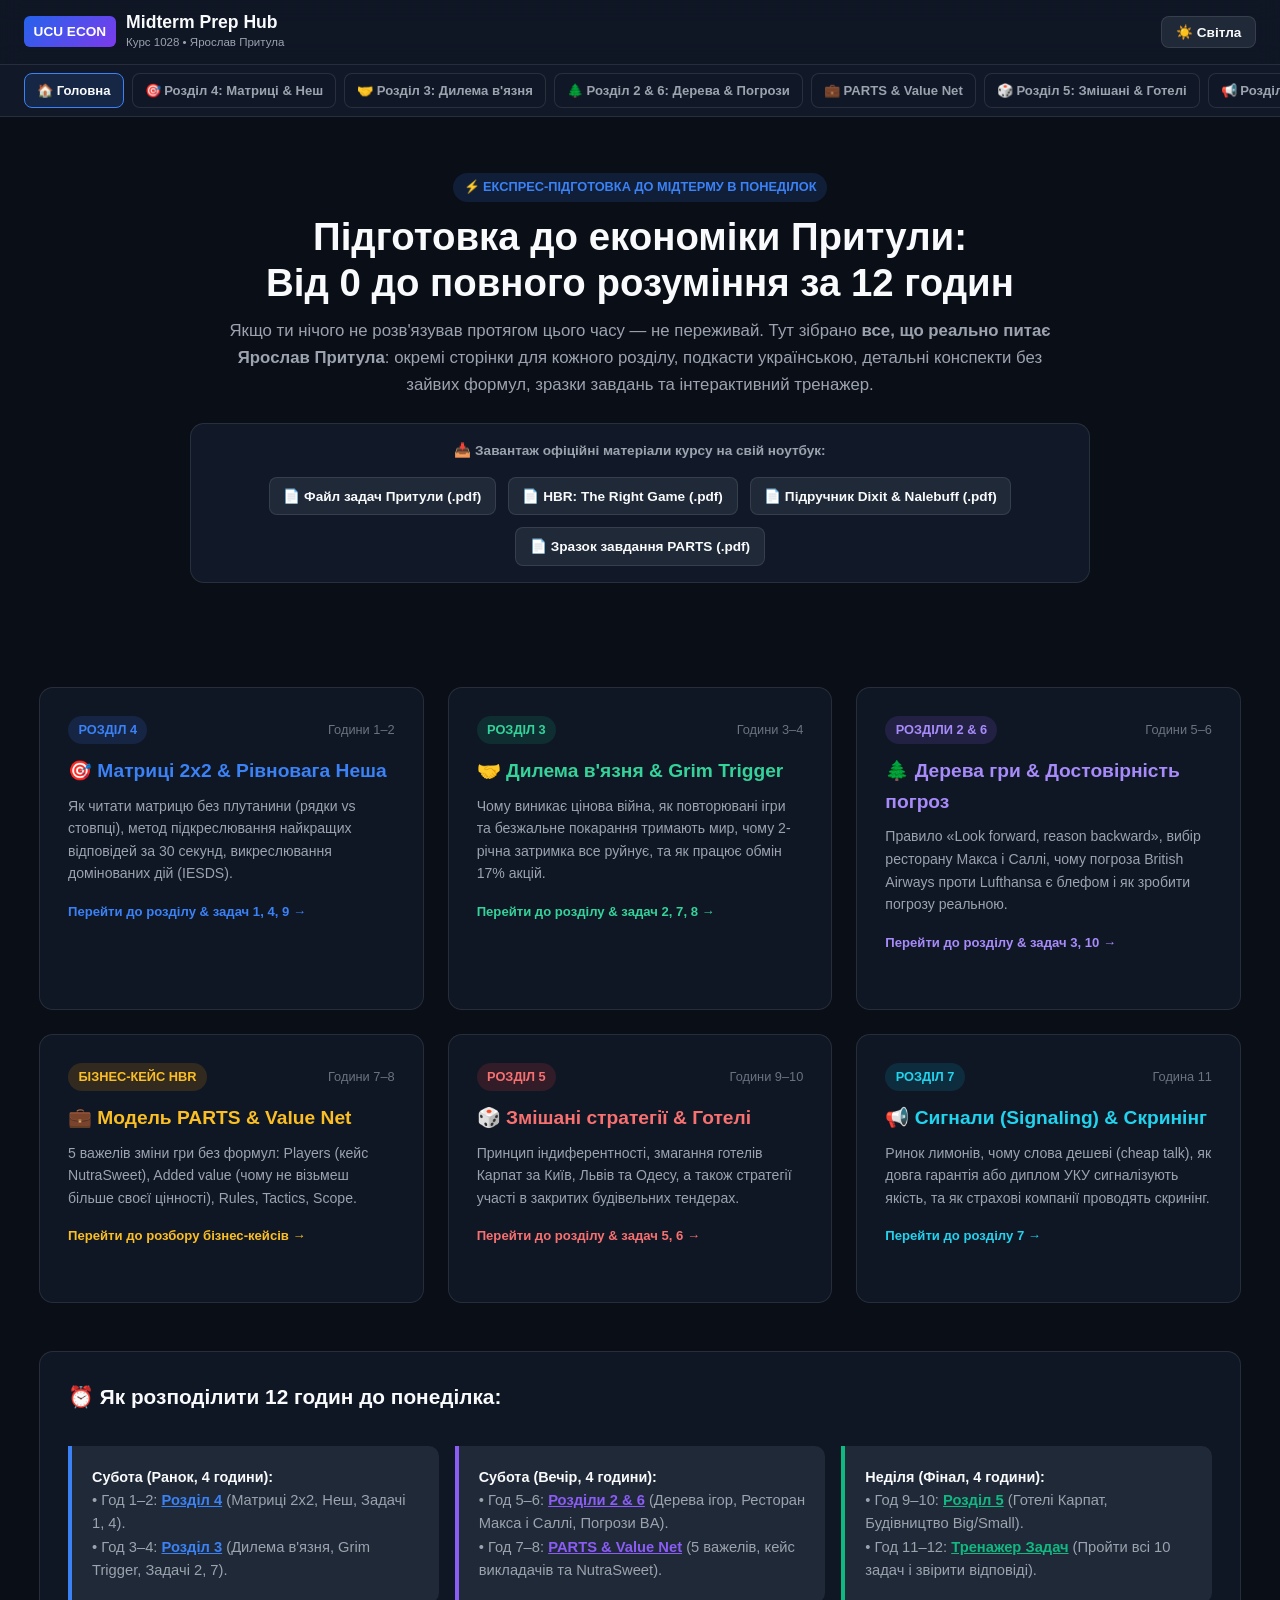
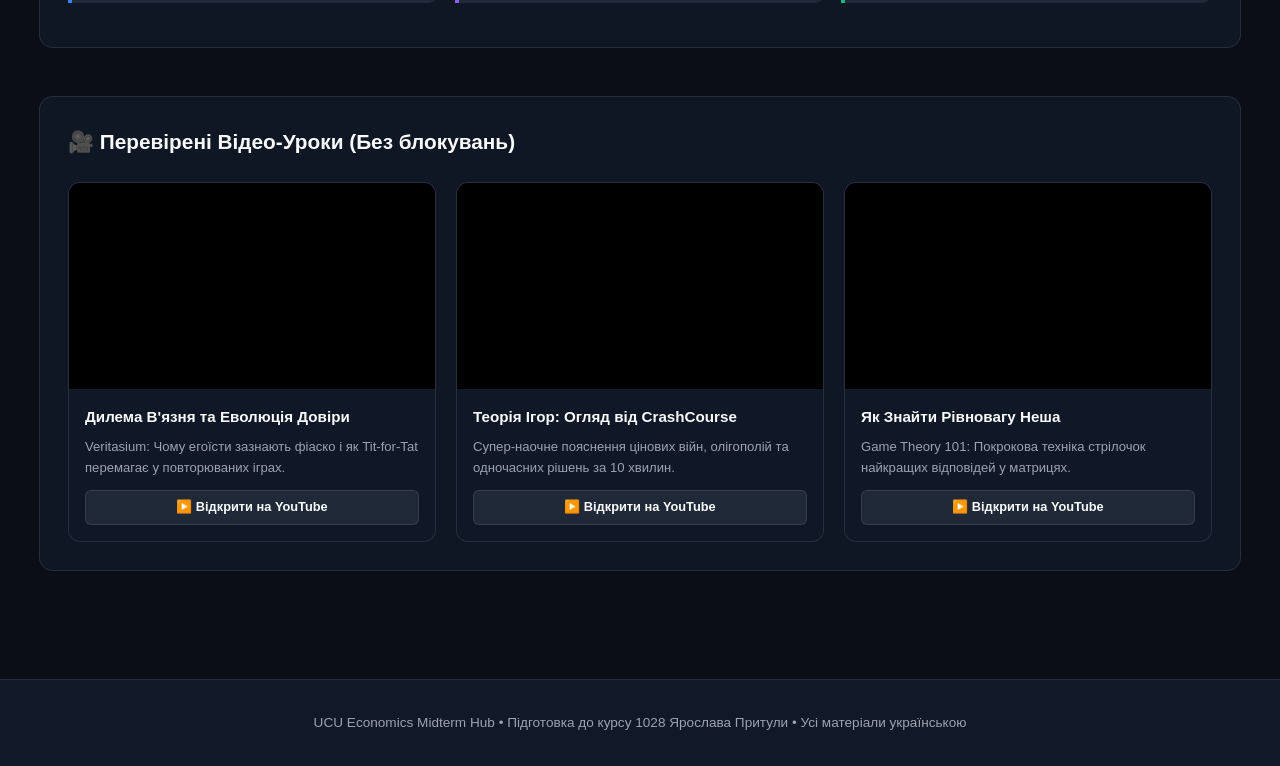
<file: index.html>
<!DOCTYPE html>
<html lang="uk" data-theme="dark">
<head>
  <meta charset="UTF-8">
  <meta name="viewport" content="width=device-width, initial-scale=1.0">
  <title>UCU Economics Midterm Hub — Повна підготовка до мідтерму Притули за 12 годин</title>
  <link rel="stylesheet" href="styles.css">
</head>
<body>
  <!-- Header -->
  <header>
    <div class="header-container">
      <a href="index.html" class="logo-group">
        <div class="logo-badge">UCU ECON</div>
        <div class="logo-text">
          <h1>Midterm Prep Hub</h1>
          <p>Курс 1028 • Ярослав Притула</p>
        </div>
      </a>
      <div style="display:flex; align-items:center; gap:0.75rem;">
        <button id="themeToggleBtn" class="doc-download-btn">☀️ Світла</button>
      </div>
    </div>
  </header>

  <!-- Navigation Bar across Chapters -->
  <nav class="chapter-nav-bar">
    <div class="chapter-nav-container">
      <a href="index.html" class="chapter-link active">🏠 Головна</a>
      <a href="ch4.html" class="chapter-link">🎯 Розділ 4: Матриці & Неш</a>
      <a href="ch3.html" class="chapter-link">🤝 Розділ 3: Дилема в'язня</a>
      <a href="ch2.html" class="chapter-link">🌲 Розділ 2 & 6: Дерева & Погрози</a>
      <a href="parts.html" class="chapter-link">💼 PARTS & Value Net</a>
      <a href="ch5.html" class="chapter-link">🎲 Розділ 5: Змішані & Готелі</a>
      <a href="ch7.html" class="chapter-link">📢 Розділ 7: Сигнали & Скринінг</a>
      <a href="practice.html" class="chapter-link" style="color:var(--accent-amber);">📝 Тренажер Задач</a>
    </div>
  </nav>

  <main class="main-wrapper">
    <!-- Hero Section -->
    <div class="page-header" style="text-align:center; padding:1.5rem 0 2rem;">
      <span class="page-badge">⚡ Експрес-підготовка до мідтерму в понеділок</span>
      <h1 class="page-title" style="font-size:2.4rem;">Підготовка до економіки Притули:<br>Від 0 до повного розуміння за 12 годин</h1>
      <p class="page-desc" style="margin:0 auto 1.5rem;">
        Якщо ти нічого не розв'язував протягом цього часу — не переживай. Тут зібрано <b>все, що реально питає Ярослав Притула</b>: окремі сторінки для кожного розділу, подкасти українською, детальні конспекти без зайвих формул, зразки завдань та інтерактивний тренажер.
      </p>

      <!-- Document Download Bar -->
      <div class="docs-bar" style="justify-content:center; max-width:900px; margin:0 auto 2rem;">
        <span style="font-size:0.85rem; font-weight:700; color:var(--text-muted); width:100%; text-align:center; margin-bottom:0.25rem;">
          📥 Завантаж офіційні матеріали курсу на свій ноутбук:
        </span>
        <a href="docs/Game_theory_problems_week1-2_2026_to-solve.pdf" download class="doc-download-btn">
          📄 Файл задач Притули (.pdf)
        </a>
        <a href="docs/The Right Game_ Use Game Theory to Shape Strategy - HBR.pdf" download class="doc-download-btn">
          📄 HBR: The Right Game (.pdf)
        </a>
        <a href="docs/The Art of Strategy_ Ch2-3.pdf" download class="doc-download-btn">
          📄 Підручник Dixit & Nalebuff (.pdf)
        </a>
        <a href="docs/Additional task.pdf" download class="doc-download-btn">
          📄 Зразок завдання PARTS (.pdf)
        </a>
      </div>
    </div>

    <!-- Chapter Grid (Cards) -->
    <div style="display:grid; grid-template-columns:repeat(auto-fit, minmax(320px, 1fr)); gap:1.5rem; margin-bottom:3rem;">
      <!-- Card 1: Ch 4 -->
      <a href="ch4.html" style="text-decoration:none; color:inherit;">
        <div class="card" style="height:100%; transition:all var(--transition); cursor:pointer;">
          <div style="display:flex; justify-content:space-between; align-items:center; margin-bottom:0.75rem;">
            <span class="page-badge" style="margin-bottom:0;">Розділ 4</span>
            <span style="font-size:0.8rem; color:var(--text-dim);">Години 1–2</span>
          </div>
          <h3 style="font-size:1.2rem; font-weight:700; margin-bottom:0.5rem; color:var(--p1-color);">
            🎯 Матриці 2х2 & Рівновага Неша
          </h3>
          <p style="font-size:0.88rem; color:var(--text-muted); line-height:1.6;">
            Як читати матрицю без плутанини (рядки vs стовпці), метод підкреслювання найкращих відповідей за 30 секунд, викреслювання домінованих дій (IESDS).
          </p>
          <div style="margin-top:1rem; font-size:0.82rem; font-weight:700; color:var(--p1-color);">
            Перейти до розділу & задач 1, 4, 9 →
          </div>
        </div>
      </a>

      <!-- Card 2: Ch 3 -->
      <a href="ch3.html" style="text-decoration:none; color:inherit;">
        <div class="card" style="height:100%; transition:all var(--transition); cursor:pointer;">
          <div style="display:flex; justify-content:space-between; align-items:center; margin-bottom:0.75rem;">
            <span class="page-badge" style="margin-bottom:0; background:rgba(16, 185, 129, 0.15); color:#34d399;">Розділ 3</span>
            <span style="font-size:0.8rem; color:var(--text-dim);">Години 3–4</span>
          </div>
          <h3 style="font-size:1.2rem; font-weight:700; margin-bottom:0.5rem; color:#34d399;">
            🤝 Дилема в'язня & Grim Trigger
          </h3>
          <p style="font-size:0.88rem; color:var(--text-muted); line-height:1.6;">
            Чому виникає цінова війна, як повторювані ігри та безжальне покарання тримають мир, чому 2-річна затримка все руйнує, та як працює обмін 17% акцій.
          </p>
          <div style="margin-top:1rem; font-size:0.82rem; font-weight:700; color:#34d399;">
            Перейти до розділу & задач 2, 7, 8 →
          </div>
        </div>
      </a>

      <!-- Card 3: Ch 2 & 6 -->
      <a href="ch2.html" style="text-decoration:none; color:inherit;">
        <div class="card" style="height:100%; transition:all var(--transition); cursor:pointer;">
          <div style="display:flex; justify-content:space-between; align-items:center; margin-bottom:0.75rem;">
            <span class="page-badge" style="margin-bottom:0; background:rgba(139, 92, 246, 0.15); color:#a78bfa;">Розділи 2 & 6</span>
            <span style="font-size:0.8rem; color:var(--text-dim);">Години 5–6</span>
          </div>
          <h3 style="font-size:1.2rem; font-weight:700; margin-bottom:0.5rem; color:#a78bfa;">
            🌲 Дерева гри & Достовірність погроз
          </h3>
          <p style="font-size:0.88rem; color:var(--text-muted); line-height:1.6;">
            Правило «Look forward, reason backward», вибір ресторану Макса і Саллі, чому погроза British Airways проти Lufthansa є блефом і як зробити погрозу реальною.
          </p>
          <div style="margin-top:1rem; font-size:0.82rem; font-weight:700; color:#a78bfa;">
            Перейти до розділу & задач 3, 10 →
          </div>
        </div>
      </a>

      <!-- Card 4: PARTS -->
      <a href="parts.html" style="text-decoration:none; color:inherit;">
        <div class="card" style="height:100%; transition:all var(--transition); cursor:pointer;">
          <div style="display:flex; justify-content:space-between; align-items:center; margin-bottom:0.75rem;">
            <span class="page-badge" style="margin-bottom:0; background:rgba(245, 158, 11, 0.15); color:#fbbf24;">Бізнес-Кейс HBR</span>
            <span style="font-size:0.8rem; color:var(--text-dim);">Години 7–8</span>
          </div>
          <h3 style="font-size:1.2rem; font-weight:700; margin-bottom:0.5rem; color:#fbbf24;">
            💼 Модель PARTS & Value Net
          </h3>
          <p style="font-size:0.88rem; color:var(--text-muted); line-height:1.6;">
            5 важелів зміни гри без формул: Players (кейс NutraSweet), Added value (чому не візьмеш більше своєї цінності), Rules, Tactics, Scope.
          </p>
          <div style="margin-top:1rem; font-size:0.82rem; font-weight:700; color:#fbbf24;">
            Перейти до розбору бізнес-кейсів →
          </div>
        </div>
      </a>

      <!-- Card 5: Ch 5 -->
      <a href="ch5.html" style="text-decoration:none; color:inherit;">
        <div class="card" style="height:100%; transition:all var(--transition); cursor:pointer;">
          <div style="display:flex; justify-content:space-between; align-items:center; margin-bottom:0.75rem;">
            <span class="page-badge" style="margin-bottom:0; background:rgba(239, 68, 68, 0.15); color:#f87171;">Розділ 5</span>
            <span style="font-size:0.8rem; color:var(--text-dim);">Години 9–10</span>
          </div>
          <h3 style="font-size:1.2rem; font-weight:700; margin-bottom:0.5rem; color:#f87171;">
            🎲 Змішані стратегії & Готелі
          </h3>
          <p style="font-size:0.88rem; color:var(--text-muted); line-height:1.6;">
            Принцип індиферентності, змагання готелів Карпат за Київ, Львів та Одесу, а також стратегії участі в закритих будівельних тендерах.
          </p>
          <div style="margin-top:1rem; font-size:0.82rem; font-weight:700; color:#f87171;">
            Перейти до розділу & задач 5, 6 →
          </div>
        </div>
      </a>

      <!-- Card 6: Ch 7 -->
      <a href="ch7.html" style="text-decoration:none; color:inherit;">
        <div class="card" style="height:100%; transition:all var(--transition); cursor:pointer;">
          <div style="display:flex; justify-content:space-between; align-items:center; margin-bottom:0.75rem;">
            <span class="page-badge" style="margin-bottom:0; background:rgba(6, 182, 212, 0.15); color:#22d3ee;">Розділ 7</span>
            <span style="font-size:0.8rem; color:var(--text-dim);">Година 11</span>
          </div>
          <h3 style="font-size:1.2rem; font-weight:700; margin-bottom:0.5rem; color:#22d3ee;">
            📢 Сигнали (Signaling) & Скринінг
          </h3>
          <p style="font-size:0.88rem; color:var(--text-muted); line-height:1.6;">
            Ринок лимонів, чому слова дешеві (cheap talk), як довга гарантія або диплом УКУ сигналізують якість, та як страхові компанії проводять скринінг.
          </p>
          <div style="margin-top:1rem; font-size:0.82rem; font-weight:700; color:#22d3ee;">
            Перейти до розділу 7 →
          </div>
        </div>
      </a>
    </div>

    <!-- 12-Hour Roadmap Breakdown -->
    <div class="card" style="margin-bottom:3rem;">
      <h2 class="card-title">⏰ Як розподілити 12 годин до понеділка:</h2>
      <div style="display:grid; grid-template-columns:repeat(auto-fit, minmax(280px, 1fr)); gap:1rem; font-size:0.9rem;">
        <div class="plain-concept-box blue">
          <b>Субота (Ранок, 4 години):</b>
          <p>• Год 1–2: <a href="ch4.html" style="color:var(--p1-color); font-weight:700;">Розділ 4</a> (Матриці 2х2, Неш, Задачі 1, 4).<br>• Год 3–4: <a href="ch3.html" style="color:var(--p1-color); font-weight:700;">Розділ 3</a> (Дилема в'язня, Grim Trigger, Задачі 2, 7).</p>
        </div>
        <div class="plain-concept-box purple">
          <b>Субота (Вечір, 4 години):</b>
          <p>• Год 5–6: <a href="ch2.html" style="color:var(--accent-purple); font-weight:700;">Розділи 2 & 6</a> (Дерева ігор, Ресторан Макса і Саллі, Погрози BA).<br>• Год 7–8: <a href="parts.html" style="color:var(--accent-purple); font-weight:700;">PARTS & Value Net</a> (5 важелів, кейс викладачів та NutraSweet).</p>
        </div>
        <div class="plain-concept-box emerald">
          <b>Неділя (Фінал, 4 години):</b>
          <p>• Год 9–10: <a href="ch5.html" style="color:var(--accent-emerald); font-weight:700;">Розділ 5</a> (Готелі Карпат, Будівництво Big/Small).<br>• Год 11–12: <a href="practice.html" style="color:var(--accent-emerald); font-weight:700;">Тренажер Задач</a> (Пройти всі 10 задач і звірити відповіді).</p>
        </div>
      </div>
    </div>

    <!-- Verified Working Videos -->
    <div class="card">
      <h2 class="card-title">🎥 Перевірені Відео-Уроки (Без блокувань)</h2>
      <div class="video-grid">
        <div class="video-card">
          <div class="video-embed-wrapper">
            <iframe src="https://www.youtube.com/embed/mScpHTIi-kM" title="Veritasium Prisoner Dilemma" allow="accelerometer; autoplay; clipboard-write; encrypted-media; gyroscope; picture-in-picture" allowfullscreen></iframe>
          </div>
          <div class="video-card-body">
            <div class="video-card-title">Дилема В'язня та Еволюція Довіри</div>
            <div class="video-card-desc">Veritasium: Чому егоїсти зазнають фіаско і як Tit-for-Tat перемагає у повторюваних іграх.</div>
            <a href="https://www.youtube.com/watch?v=mScpHTIi-kM" target="_blank" class="video-btn">▶️ Відкрити на YouTube</a>
          </div>
        </div>

        <div class="video-card">
          <div class="video-embed-wrapper">
            <iframe src="https://www.youtube.com/embed/3Y1WbVVzh11" title="CrashCourse Game Theory" allow="accelerometer; autoplay; clipboard-write; encrypted-media; gyroscope; picture-in-picture" allowfullscreen></iframe>
          </div>
          <div class="video-card-body">
            <div class="video-card-title">Теорія Ігор: Огляд від CrashCourse</div>
            <div class="video-card-desc">Супер-наочне пояснення цінових війн, олігополій та одночасних рішень за 10 хвилин.</div>
            <a href="https://www.youtube.com/watch?v=3Y1WbVVzh11" target="_blank" class="video-btn">▶️ Відкрити на YouTube</a>
          </div>
        </div>

        <div class="video-card">
          <div class="video-embed-wrapper">
            <iframe src="https://www.youtube.com/embed/0hO2m_e5qgI" title="Game Theory 101 Nash" allow="accelerometer; autoplay; clipboard-write; encrypted-media; gyroscope; picture-in-picture" allowfullscreen></iframe>
          </div>
          <div class="video-card-body">
            <div class="video-card-title">Як Знайти Рівновагу Неша</div>
            <div class="video-card-desc">Game Theory 101: Покрокова техніка стрілочок найкращих відповідей у матрицях.</div>
            <a href="https://www.youtube.com/watch?v=0hO2m_e5qgI" target="_blank" class="video-btn">▶️ Відкрити на YouTube</a>
          </div>
        </div>
      </div>
    </div>
  </main>

  <footer>
    <p>UCU Economics Midterm Hub • Підготовка до курсу 1028 Ярослава Притули • Усі матеріали українською</p>
  </footer>

  <script src="script.js"></script>
</body>
</html>
</file>
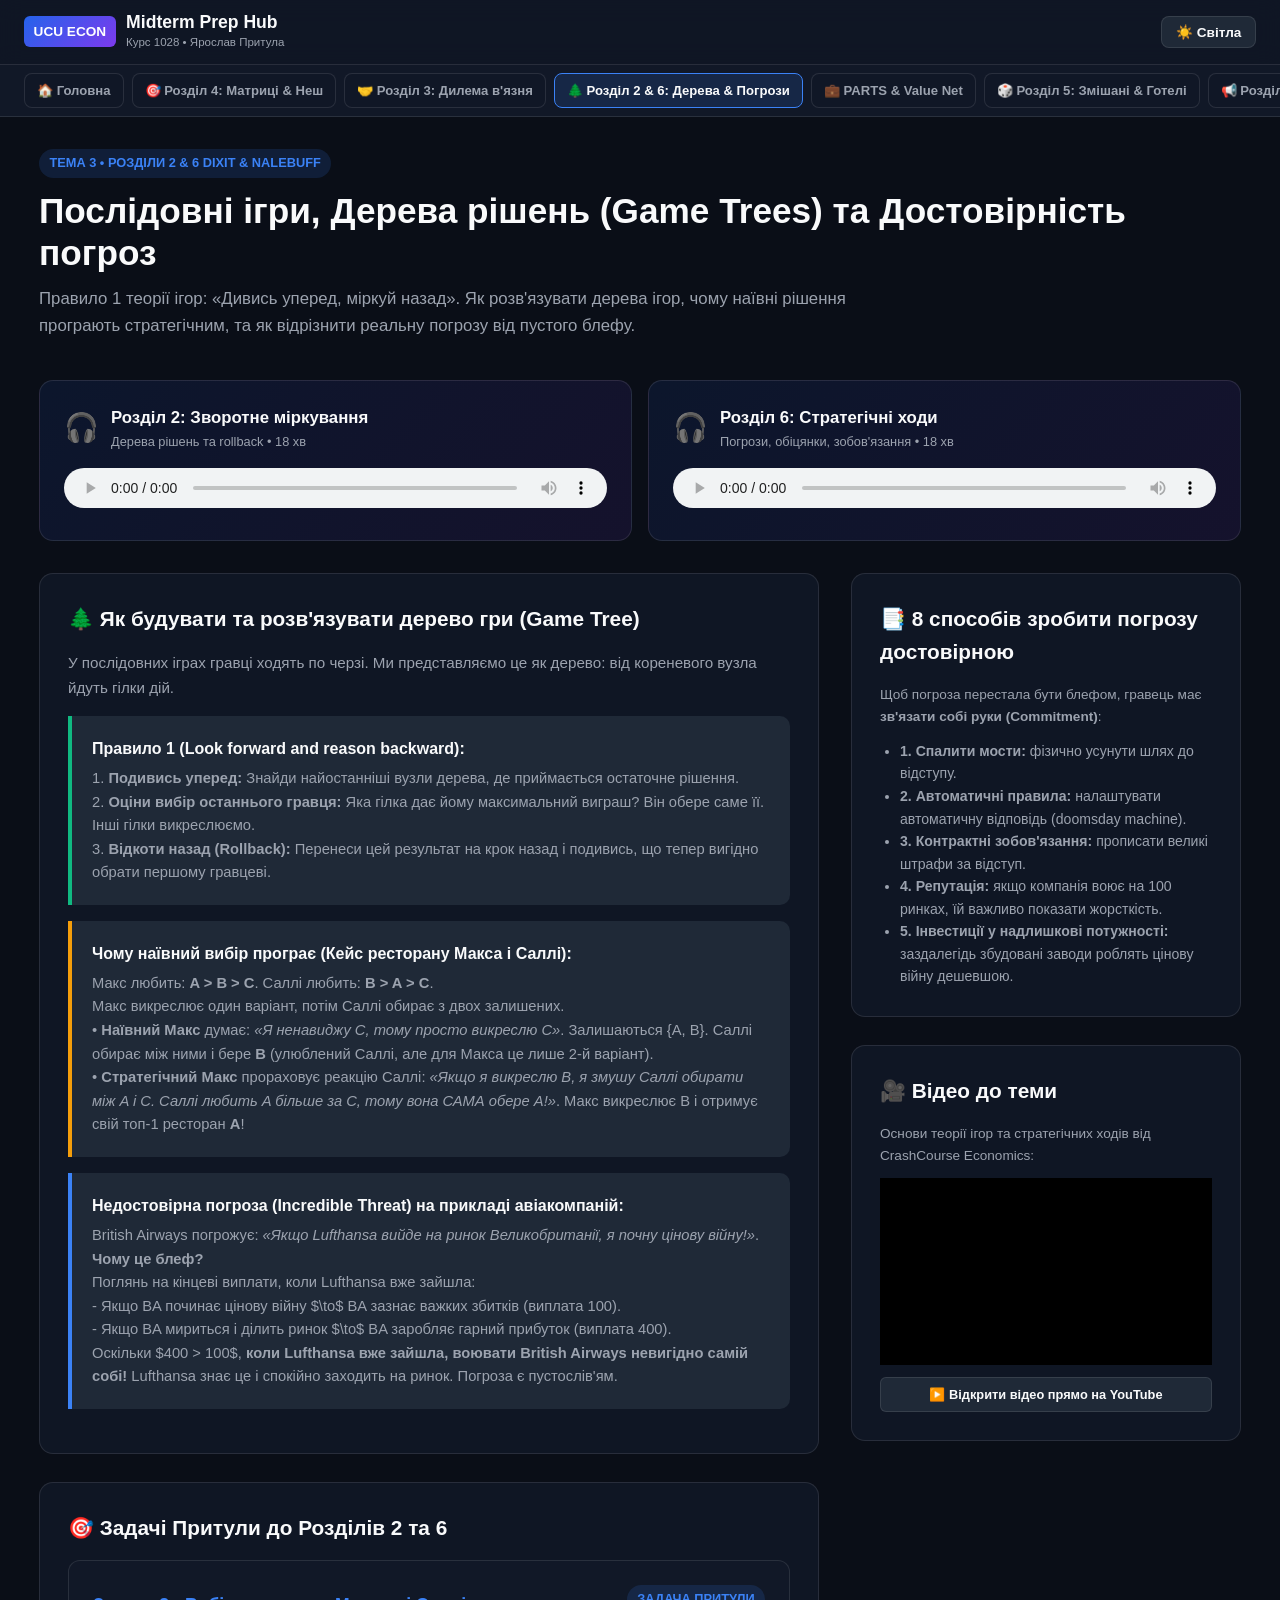
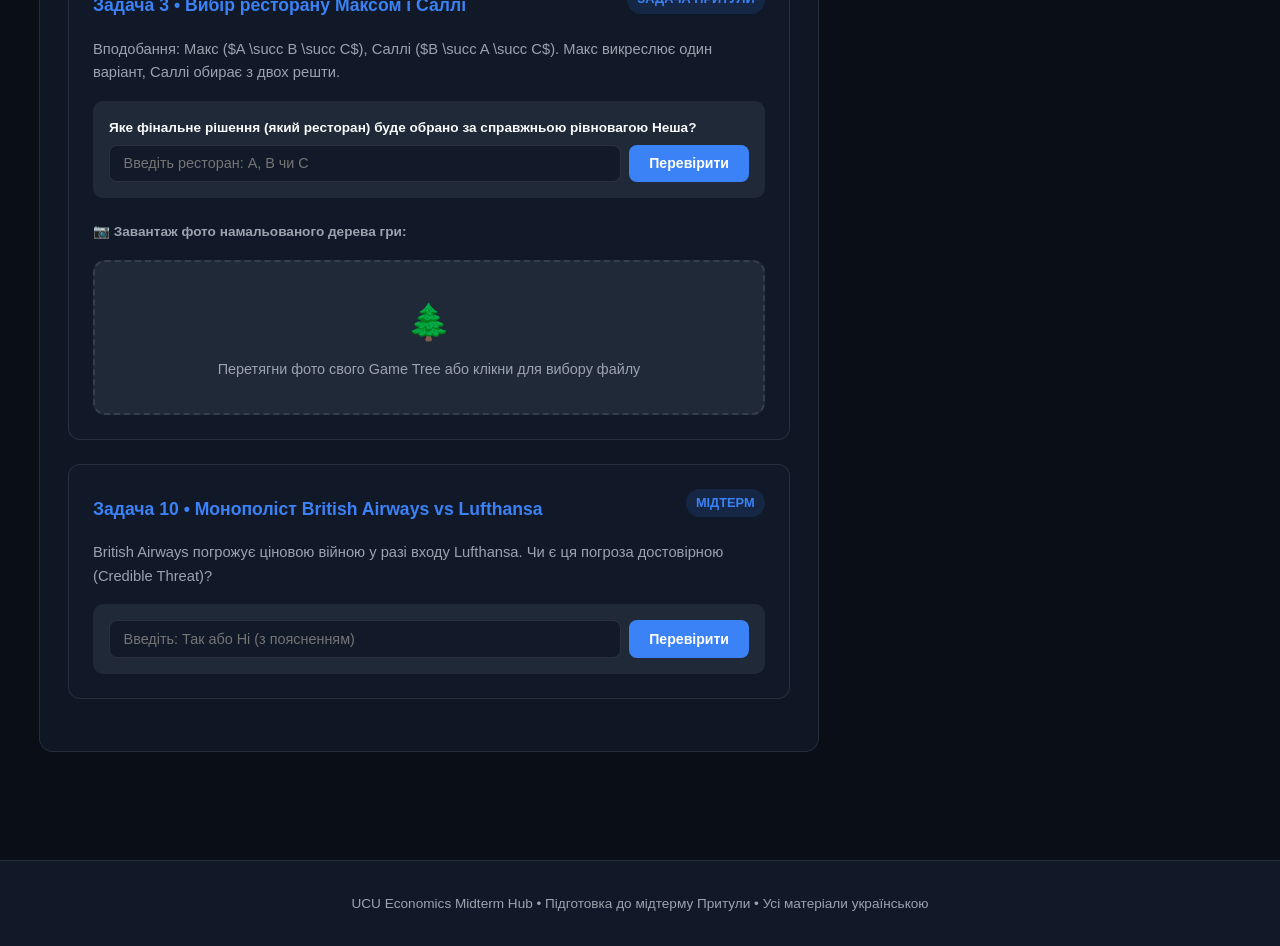
<file: ch2.html>
<!DOCTYPE html>
<html lang="uk" data-theme="dark">
<head>
  <meta charset="UTF-8">
  <meta name="viewport" content="width=device-width, initial-scale=1.0">
  <title>Розділ 2 & 6: Послідовні ігри, Дерева та Достовірність погроз — UCU Economics</title>
  <link rel="stylesheet" href="styles.css">
</head>
<body>
  <header>
    <div class="header-container">
      <a href="index.html" class="logo-group">
        <div class="logo-badge">UCU ECON</div>
        <div class="logo-text">
          <h1>Midterm Prep Hub</h1>
          <p>Курс 1028 • Ярослав Притула</p>
        </div>
      </a>
      <button id="themeToggleBtn" class="doc-download-btn">☀️ Світла</button>
    </div>
  </header>

  <nav class="chapter-nav-bar">
    <div class="chapter-nav-container">
      <a href="index.html" class="chapter-link">🏠 Головна</a>
      <a href="ch4.html" class="chapter-link">🎯 Розділ 4: Матриці & Неш</a>
      <a href="ch3.html" class="chapter-link">🤝 Розділ 3: Дилема в'язня</a>
      <a href="ch2.html" class="chapter-link active">🌲 Розділ 2 & 6: Дерева & Погрози</a>
      <a href="parts.html" class="chapter-link">💼 PARTS & Value Net</a>
      <a href="ch5.html" class="chapter-link">🎲 Розділ 5: Змішані & Готелі</a>
      <a href="ch7.html" class="chapter-link">📢 Розділ 7: Сигнали & Скринінг</a>
      <a href="practice.html" class="chapter-link" style="color:var(--accent-amber);">📝 Тренажер Задач</a>
    </div>
  </nav>

  <main class="main-wrapper">
    <div class="page-header">
      <span class="page-badge">Тема 3 • Розділи 2 & 6 Dixit & Nalebuff</span>
      <h1 class="page-title">Послідовні ігри, Дерева рішень (Game Trees) та Достовірність погроз</h1>
      <p class="page-desc">
        Правило 1 теорії ігор: «Дивись уперед, міркуй назад». Як розв'язувати дерева ігор, чому наївні рішення програють стратегічним, та як відрізнити реальну погрозу від пустого блефу.
      </p>
    </div>

    <!-- Audio Podcasts -->
    <div style="display:grid; grid-template-columns:1fr 1fr; gap:1rem; margin-bottom:2rem;">
      <div class="chapter-audio-card" style="margin-bottom:0;">
        <div class="audio-header">
          <span class="audio-icon">🎧</span>
          <div>
            <h3 style="font-size:1.05rem; font-weight:700;">Розділ 2: Зворотне міркування</h3>
            <p style="color:var(--text-muted); font-size:0.8rem;">Дерева рішень та rollback • 18 хв</p>
          </div>
        </div>
        <audio controls style="width:100%; height:40px;">
          <source src="audio/ch2.m4a" type="audio/mp4">
        </audio>
      </div>

      <div class="chapter-audio-card" style="margin-bottom:0;">
        <div class="audio-header">
          <span class="audio-icon">🎧</span>
          <div>
            <h3 style="font-size:1.05rem; font-weight:700;">Розділ 6: Стратегічні ходи</h3>
            <p style="color:var(--text-muted); font-size:0.8rem;">Погрози, обіцянки, зобов'язання • 18 хв</p>
          </div>
        </div>
        <audio controls style="width:100%; height:40px;">
          <source src="audio/ch6.m4a" type="audio/mp4">
        </audio>
      </div>
    </div>

    <div class="content-grid">
      <div>
        <div class="card">
          <h2 class="card-title">🌲 Як будувати та розв'язувати дерево гри (Game Tree)</h2>
          <p style="color:var(--text-muted); font-size:0.95rem; margin-bottom:1rem;">
            У послідовних іграх гравці ходять по черзі. Ми представляємо це як дерево: від кореневого вузла йдуть гілки дій.
          </p>

          <div class="plain-concept-box emerald">
            <h4>Правило 1 (Look forward and reason backward):</h4>
            <p>
              1. <b>Подивись уперед:</b> Знайди найостанніші вузли дерева, де приймається остаточне рішення.<br>
              2. <b>Оціни вибір останнього гравця:</b> Яка гілка дає йому максимальний виграш? Він обере саме її. Інші гілки викреслюємо.<br>
              3. <b>Відкоти назад (Rollback):</b> Перенеси цей результат на крок назад і подивись, що тепер вигідно обрати першому гравцеві.
            </p>
          </div>

          <div class="plain-concept-box amber">
            <h4>Чому наївний вибір програє (Кейс ресторану Макса і Саллі):</h4>
            <p>
              Макс любить: <b>A > B > C</b>. Саллі любить: <b>B > A > C</b>.<br>
              Макс викреслює один варіант, потім Саллі обирає з двох залишених.<br>
              • <b>Наївний Макс</b> думає: <i>«Я ненавиджу C, тому просто викреслю C»</i>. Залишаються {A, B}. Саллі обирає між ними і бере <b>B</b> (улюблений Саллі, але для Макса це лише 2-й варіант).<br>
              • <b>Стратегічний Макс</b> прораховує реакцію Саллі: <i>«Якщо я викреслю B, я змушу Саллі обирати між A і C. Саллі любить A більше за C, тому вона САМА обере A!»</i>. Макс викреслює B і отримує свій топ-1 ресторан <b>A</b>!
            </p>
          </div>

          <div class="plain-concept-box rose">
            <h4>Недостовірна погроза (Incredible Threat) на прикладі авіакомпаній:</h4>
            <p>
              British Airways погрожує: <i>«Якщо Lufthansa вийде на ринок Великобританії, я почну цінову війну!»</i>.<br>
              <b>Чому це блеф?</b><br>
              Поглянь на кінцеві виплати, коли Lufthansa вже зайшла:<br>
              - Якщо BA починає цінову війну $\to$ BA зазнає важких збитків (виплата 100).<br>
              - Якщо BA мириться і ділить ринок $\to$ BA заробляє гарний прибуток (виплата 400).<br>
              Оскільки $400 > 100$, <b>коли Lufthansa вже зайшла, воювати British Airways невигідно самій собі!</b> Lufthansa знає це і спокійно заходить на ринок. Погроза є пустослів'ям.
            </p>
          </div>
        </div>

        <!-- Problems for Chapter 2 & 6 -->
        <div class="card">
          <h2 class="card-title">🎯 Задачі Притули до Розділів 2 та 6</h2>

          <!-- Task 3 -->
          <div class="problem-item">
            <div class="problem-title-row">
              <span class="problem-title">Задача 3 • Вибір ресторану Максом і Саллі</span>
              <span class="page-badge">Задача Притули</span>
            </div>
            <p style="font-size:0.92rem; color:var(--text-muted); margin-bottom:1rem;">
              Вподобання: Макс ($A \succ B \succ C$), Саллі ($B \succ A \succ C$). Макс викреслює один варіант, Саллі обирає з двох решти.
            </p>
            <div class="checker-box">
              <label style="font-size:0.85rem; font-weight:700; display:block; margin-bottom:0.4rem;">
                Яке фінальне рішення (який ресторан) буде обрано за справжньою рівновагою Неша?
              </label>
              <div class="checker-inputs">
                <input type="text" id="input_q3_strategic" class="checker-input" placeholder="Введіть ресторан: A, B чи C">
                <button class="checker-btn" data-q="q3_strategic">Перевірити</button>
              </div>
              <div id="feedback_q3_strategic" class="checker-feedback"></div>
            </div>

            <div style="margin-top:1.25rem;">
              <label style="font-size:0.85rem; font-weight:700; color:var(--text-muted);">
                📷 Завантаж фото намальованого дерева гри:
              </label>
              <div class="dropzone-box" data-q="q3">
                <div class="dropzone-icon">🌲</div>
                <div class="dropzone-text">Перетягни фото свого Game Tree або клікни для вибору файлу</div>
              </div>
              <div id="photo_review_q3" style="display:none;"></div>
            </div>
          </div>

          <!-- Task 10 -->
          <div class="problem-item">
            <div class="problem-title-row">
              <span class="problem-title">Задача 10 • Монополіст British Airways vs Lufthansa</span>
              <span class="page-badge">Мідтерм</span>
            </div>
            <p style="font-size:0.92rem; color:var(--text-muted); margin-bottom:1rem;">
              British Airways погрожує ціновою війною у разі входу Lufthansa. Чи є ця погроза достовірною (Credible Threat)?
            </p>
            <div class="checker-box">
              <div class="checker-inputs">
                <input type="text" id="input_q10_threat" class="checker-input" placeholder="Введіть: Так або Ні (з поясненням)">
                <button class="checker-btn" data-q="q10_threat">Перевірити</button>
              </div>
              <div id="feedback_q10_threat" class="checker-feedback"></div>
            </div>
          </div>
        </div>
      </div>

      <!-- Right Column: Presentation Notes & Video -->
      <div>
        <div class="card">
          <h3 class="card-title">📑 8 способів зробити погрозу достовірною</h3>
          <p style="font-size:0.85rem; color:var(--text-muted); margin-bottom:0.75rem;">
            Щоб погроза перестала бути блефом, гравець має <b>зв'язати собі руки (Commitment)</b>:
          </p>
          <ul style="padding-left:1.25rem; font-size:0.88rem; color:var(--text-muted); line-height:1.6;">
            <li><b>1. Спалити мости:</b> фізично усунути шлях до відступу.</li>
            <li><b>2. Автоматичні правила:</b> налаштувати автоматичну відповідь (doomsday machine).</li>
            <li><b>3. Контрактні зобов'язання:</b> прописати великі штрафи за відступ.</li>
            <li><b>4. Репутація:</b> якщо компанія воює на 100 ринках, їй важливо показати жорсткість.</li>
            <li><b>5. Інвестиції у надлишкові потужності:</b> заздалегідь збудовані заводи роблять цінову війну дешевшою.</li>
          </ul>
        </div>

        <div class="card">
          <h3 class="card-title">🎥 Відео до теми</h3>
          <p style="font-size:0.85rem; color:var(--text-muted); margin-bottom:0.75rem;">
            Основи теорії ігор та стратегічних ходів від CrashCourse Economics:
          </p>
          <div class="video-embed-wrapper">
            <iframe src="https://www.youtube.com/embed/3Y1WbVVzh11" title="CrashCourse Game Theory" allow="accelerometer; autoplay; clipboard-write; encrypted-media; gyroscope; picture-in-picture" allowfullscreen></iframe>
          </div>
          <div style="margin-top:0.75rem;">
            <a href="https://www.youtube.com/watch?v=3Y1WbVVzh11" target="_blank" class="video-btn" style="display:block;">
              ▶️ Відкрити відео прямо на YouTube
            </a>
          </div>
        </div>
      </div>
    </div>
  </main>

  <footer>
    <p>UCU Economics Midterm Hub • Підготовка до мідтерму Притули • Усі матеріали українською</p>
  </footer>

  <script src="script.js"></script>
</body>
</html>
</file>
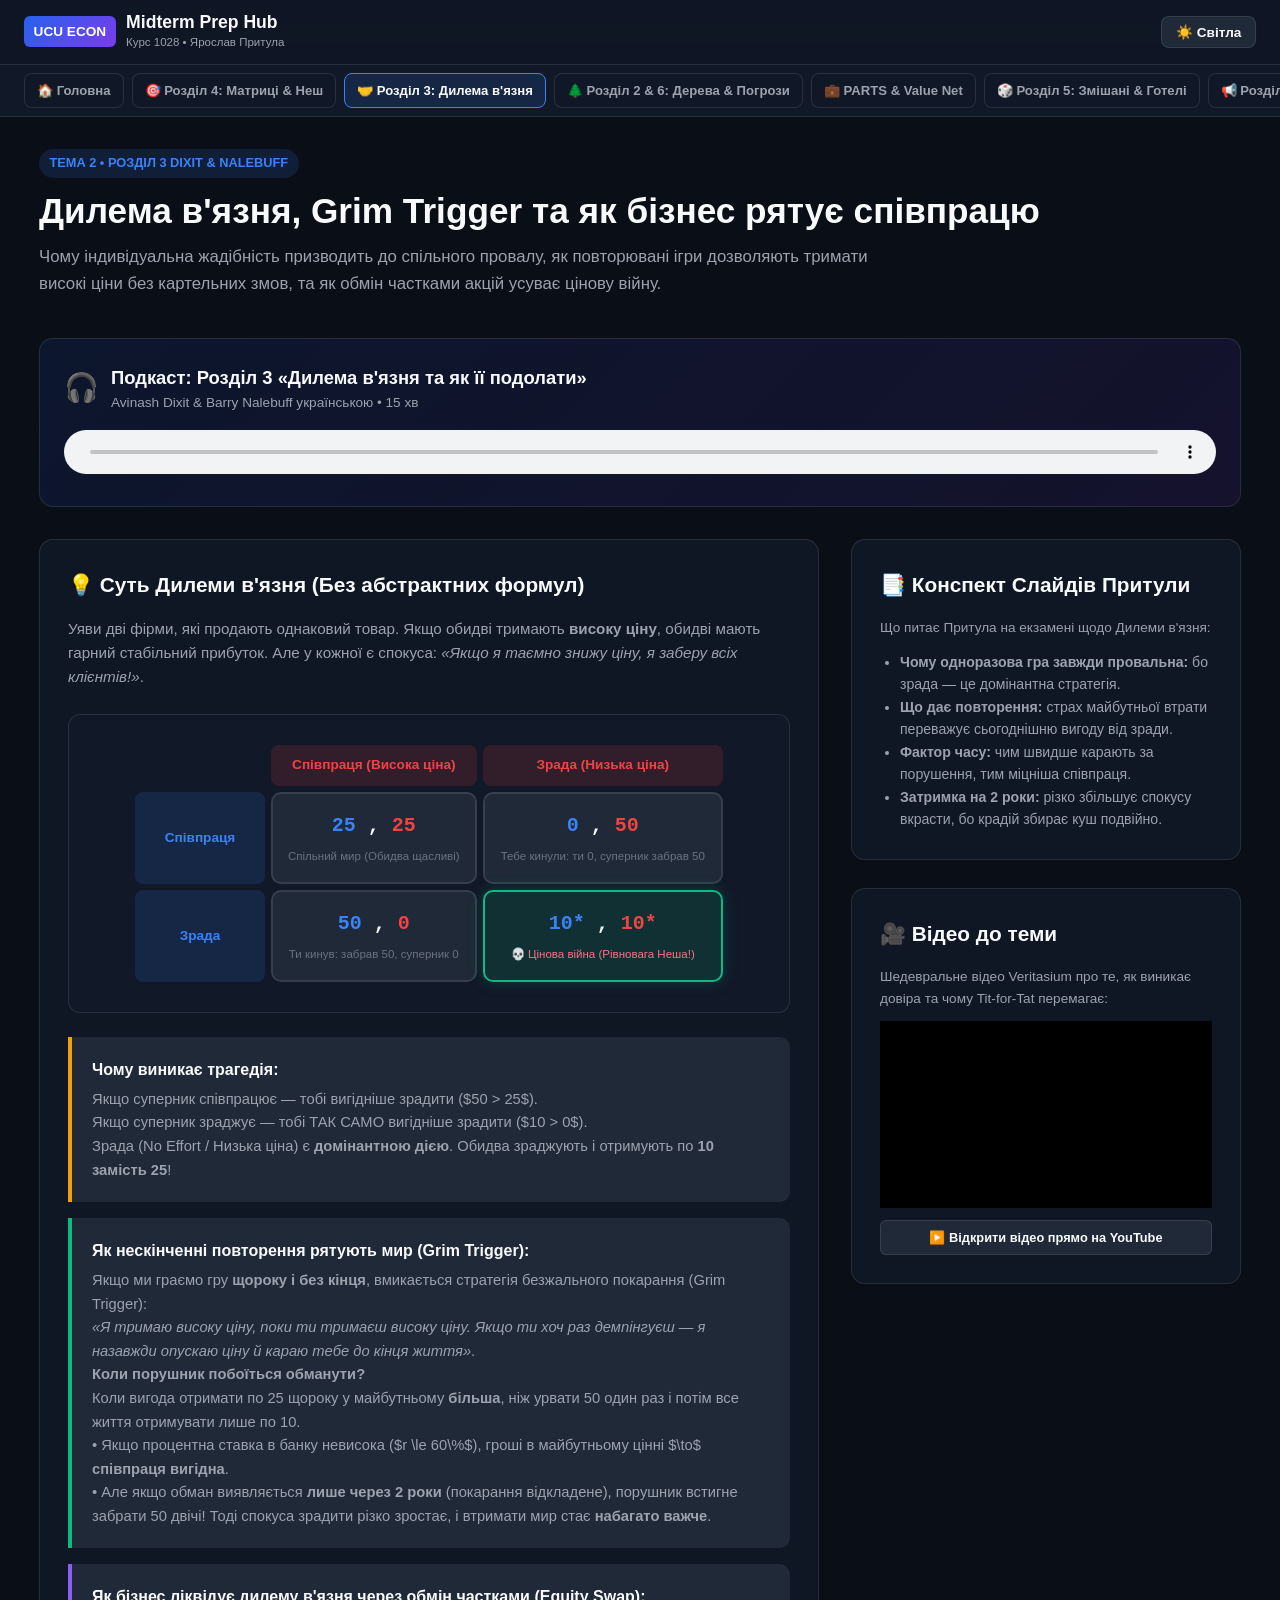
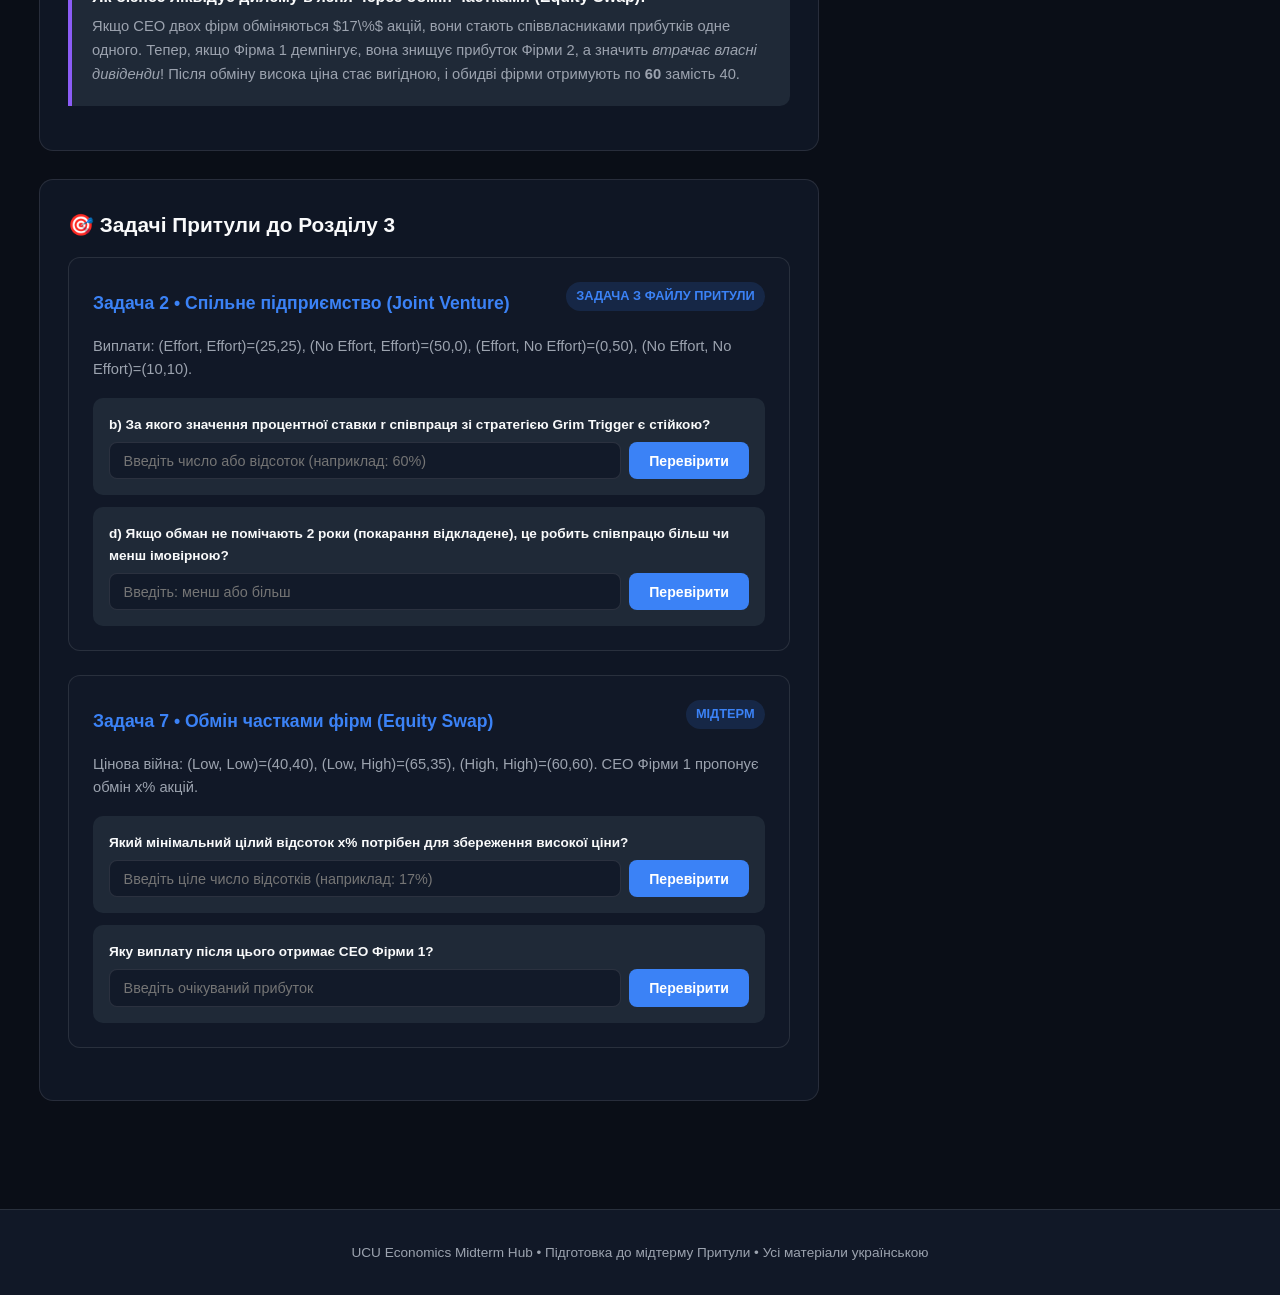
<file: ch3.html>
<!DOCTYPE html>
<html lang="uk" data-theme="dark">
<head>
  <meta charset="UTF-8">
  <meta name="viewport" content="width=device-width, initial-scale=1.0">
  <title>Розділ 3: Дилема в'язня, Grim Trigger та Співпраця — UCU Economics</title>
  <link rel="stylesheet" href="styles.css">
</head>
<body>
  <header>
    <div class="header-container">
      <a href="index.html" class="logo-group">
        <div class="logo-badge">UCU ECON</div>
        <div class="logo-text">
          <h1>Midterm Prep Hub</h1>
          <p>Курс 1028 • Ярослав Притула</p>
        </div>
      </a>
      <button id="themeToggleBtn" class="doc-download-btn">☀️ Світла</button>
    </div>
  </header>

  <nav class="chapter-nav-bar">
    <div class="chapter-nav-container">
      <a href="index.html" class="chapter-link">🏠 Головна</a>
      <a href="ch4.html" class="chapter-link">🎯 Розділ 4: Матриці & Неш</a>
      <a href="ch3.html" class="chapter-link active">🤝 Розділ 3: Дилема в'язня</a>
      <a href="ch2.html" class="chapter-link">🌲 Розділ 2 & 6: Дерева & Погрози</a>
      <a href="parts.html" class="chapter-link">💼 PARTS & Value Net</a>
      <a href="ch5.html" class="chapter-link">🎲 Розділ 5: Змішані & Готелі</a>
      <a href="ch7.html" class="chapter-link">📢 Розділ 7: Сигнали & Скринінг</a>
      <a href="practice.html" class="chapter-link" style="color:var(--accent-amber);">📝 Тренажер Задач</a>
    </div>
  </nav>

  <main class="main-wrapper">
    <div class="page-header">
      <span class="page-badge">Тема 2 • Розділ 3 Dixit & Nalebuff</span>
      <h1 class="page-title">Дилема в'язня, Grim Trigger та як бізнес рятує співпрацю</h1>
      <p class="page-desc">
        Чому індивідуальна жадібність призводить до спільного провалу, як повторювані ігри дозволяють тримати високі ціни без картельних змов, та як обмін частками акцій усуває цінову війну.
      </p>
    </div>

    <!-- Audio Podcast -->
    <div class="chapter-audio-card">
      <div class="audio-header">
        <span class="audio-icon">🎧</span>
        <div>
          <h3 style="font-size:1.15rem; font-weight:700;">Подкаст: Розділ 3 «Дилема в'язня та як її подолати»</h3>
          <p style="color:var(--text-muted); font-size:0.85rem;">Avinash Dixit & Barry Nalebuff українською • 15 хв</p>
        </div>
      </div>
      <audio controls style="width:100%; height:44px;">
        <source src="audio/ch3.m4a" type="audio/mp4">
        Ваш браузер не підтримує аудіо.
      </audio>
    </div>

    <div class="content-grid">
      <!-- Left Column: Plain-Language Logic -->
      <div>
        <div class="card">
          <h2 class="card-title">💡 Суть Дилеми в'язня (Без абстрактних формул)</h2>
          <p style="color:var(--text-muted); font-size:0.95rem; margin-bottom:1rem;">
            Уяви дві фірми, які продають однаковий товар. Якщо обидві тримають <b>високу ціну</b>, обидві мають гарний стабільний прибуток. Але у кожної є спокуса: <i>«Якщо я таємно знижу ціну, я заберу всіх клієнтів!»</i>. 
          </p>

          <div class="matrix-container-box">
            <table class="real-matrix-table">
              <thead>
                <tr>
                  <th></th>
                  <th class="player2-col-header">Співпраця (Висока ціна)</th>
                  <th class="player2-col-header">Зрада (Низька ціна)</th>
                </tr>
              </thead>
              <tbody>
                <tr>
                  <th class="player1-row-header">Співпраця</th>
                  <td class="matrix-cell">
                    <div class="matrix-cell-values"><span class="val-p1">25</span>, <span class="val-p2">25</span></div>
                    <div class="matrix-cell-sub">Спільний мир (Обидва щасливі)</div>
                  </td>
                  <td class="matrix-cell">
                    <div class="matrix-cell-values"><span class="val-p1">0</span>, <span class="val-p2">50</span></div>
                    <div class="matrix-cell-sub">Тебе кинули: ти 0, суперник забрав 50</div>
                  </td>
                </tr>
                <tr>
                  <th class="player1-row-header">Зрада</th>
                  <td class="matrix-cell">
                    <div class="matrix-cell-values"><span class="val-p1">50</span>, <span class="val-p2">0</span></div>
                    <div class="matrix-cell-sub">Ти кинув: забрав 50, суперник 0</div>
                  </td>
                  <td class="matrix-cell nash-equilibrium">
                    <div class="matrix-cell-values"><span class="val-p1">10*</span>, <span class="val-p2">10*</span></div>
                    <div class="matrix-cell-sub" style="color:#fb7185;">💀 Цінова війна (Рівновага Неша!)</div>
                  </td>
                </tr>
              </tbody>
            </table>
          </div>

          <div class="plain-concept-box amber">
            <h4>Чому виникає трагедія:</h4>
            <p>
              Якщо суперник співпрацює — тобі вигідніше зрадити ($50 > 25$).<br>
              Якщо суперник зраджує — тобі ТАК САМО вигідніше зрадити ($10 > 0$).<br>
              Зрада (No Effort / Низька ціна) є <b>домінантною дією</b>. Обидва зраджують і отримують по <b>10 замість 25</b>!
            </p>
          </div>

          <div class="plain-concept-box emerald">
            <h4>Як нескінченні повторення рятують мир (Grim Trigger):</h4>
            <p>
              Якщо ми граємо гру <b>щороку і без кінця</b>, вмикається стратегія безжального покарання (Grim Trigger):<br>
              <i>«Я тримаю високу ціну, поки ти тримаєш високу ціну. Якщо ти хоч раз демпінгуєш — я назавжди опускаю ціну й караю тебе до кінця життя»</i>.<br>
              <b>Коли порушник побоїться обманути?</b><br>
              Коли вигода отримати по 25 щороку у майбутньому <b>більша</b>, ніж урвати 50 один раз і потім все життя отримувати лише по 10.<br>
              • Якщо процентна ставка в банку невисока ($r \le 60\%$), гроші в майбутньому цінні $\to$ <b>співпраця вигідна</b>.<br>
              • Але якщо обман виявляється <b>лише через 2 роки</b> (покарання відкладене), порушник встигне забрати 50 двічі! Тоді спокуса зрадити різко зростає, і втримати мир стає <b>набагато важче</b>.
            </p>
          </div>

          <div class="plain-concept-box purple">
            <h4>Як бізнес ліквідує дилему в'язня через обмін частками (Equity Swap):</h4>
            <p>
              Якщо СЕО двох фірм обміняються $17\%$ акцій, вони стають співвласниками прибутків одне одного. Тепер, якщо Фірма 1 демпінгує, вона знищує прибуток Фірми 2, а значить <i>втрачає власні дивіденди</i>! Після обміну висока ціна стає вигідною, і обидві фірми отримують по <b>60</b> замість 40.
            </p>
          </div>
        </div>

        <!-- Problems for Chapter 3 -->
        <div class="card">
          <h2 class="card-title">🎯 Задачі Притули до Розділу 3</h2>

          <!-- Task 2 -->
          <div class="problem-item">
            <div class="problem-title-row">
              <span class="problem-title">Задача 2 • Спільне підприємство (Joint Venture)</span>
              <span class="page-badge">Задача з файлу Притули</span>
            </div>
            <p style="font-size:0.92rem; color:var(--text-muted); margin-bottom:1rem;">
              Виплати: (Effort, Effort)=(25,25), (No Effort, Effort)=(50,0), (Effort, No Effort)=(0,50), (No Effort, No Effort)=(10,10).
            </p>
            <div class="checker-box">
              <label style="font-size:0.85rem; font-weight:700; display:block; margin-bottom:0.4rem;">
                b) За якого значення процентної ставки r співпраця зі стратегією Grim Trigger є стійкою?
              </label>
              <div class="checker-inputs">
                <input type="text" id="input_q2_rate" class="checker-input" placeholder="Введіть число або відсоток (наприклад: 60%)">
                <button class="checker-btn" data-q="q2_rate">Перевірити</button>
              </div>
              <div id="feedback_q2_rate" class="checker-feedback"></div>
            </div>

            <div class="checker-box" style="margin-top:0.75rem;">
              <label style="font-size:0.85rem; font-weight:700; display:block; margin-bottom:0.4rem;">
                d) Якщо обман не помічають 2 роки (покарання відкладене), це робить співпрацю більш чи менш імовірною?
              </label>
              <div class="checker-inputs">
                <input type="text" id="input_q2_delay" class="checker-input" placeholder="Введіть: менш або більш">
                <button class="checker-btn" data-q="q2_delay">Перевірити</button>
              </div>
              <div id="feedback_q2_delay" class="checker-feedback"></div>
            </div>
          </div>

          <!-- Task 7 -->
          <div class="problem-item">
            <div class="problem-title-row">
              <span class="problem-title">Задача 7 • Обмін частками фірм (Equity Swap)</span>
              <span class="page-badge">Мідтерм</span>
            </div>
            <p style="font-size:0.92rem; color:var(--text-muted); margin-bottom:1rem;">
              Цінова війна: (Low, Low)=(40,40), (Low, High)=(65,35), (High, High)=(60,60). СЕО Фірми 1 пропонує обмін x% акцій.
            </p>
            <div class="checker-box">
              <label style="font-size:0.85rem; font-weight:700; display:block; margin-bottom:0.4rem;">
                Який мінімальний цілий відсоток x% потрібен для збереження високої ціни?
              </label>
              <div class="checker-inputs">
                <input type="text" id="input_q7_percent" class="checker-input" placeholder="Введіть ціле число відсотків (наприклад: 17%)">
                <button class="checker-btn" data-q="q7_percent">Перевірити</button>
              </div>
              <div id="feedback_q7_percent" class="checker-feedback"></div>
            </div>

            <div class="checker-box" style="margin-top:0.75rem;">
              <label style="font-size:0.85rem; font-weight:700; display:block; margin-bottom:0.4rem;">
                Яку виплату після цього отримає СЕО Фірми 1?
              </label>
              <div class="checker-inputs">
                <input type="text" id="input_q7_payoff" class="checker-input" placeholder="Введіть очікуваний прибуток">
                <button class="checker-btn" data-q="q7_payoff">Перевірити</button>
              </div>
              <div id="feedback_q7_payoff" class="checker-feedback"></div>
            </div>
          </div>
        </div>
      </div>

      <!-- Right Column: Presentation Notes & Video -->
      <div>
        <div class="card">
          <h3 class="card-title">📑 Конспект Слайдів Притули</h3>
          <p style="font-size:0.85rem; color:var(--text-muted); margin-bottom:0.75rem;">
            Що питає Притула на екзамені щодо Дилеми в'язня:
          </p>
          <ul style="padding-left:1.25rem; font-size:0.88rem; color:var(--text-muted); line-height:1.6;">
            <li><b>Чому одноразова гра завжди провальна:</b> бо зрада — це домінантна стратегія.</li>
            <li><b>Що дає повторення:</b> страх майбутньої втрати переважує сьогоднішню вигоду від зради.</li>
            <li><b>Фактор часу:</b> чим швидше карають за порушення, тим міцніша співпраця.</li>
            <li><b>Затримка на 2 роки:</b> різко збільшує спокусу вкрасти, бо крадій збирає куш подвійно.</li>
          </ul>
        </div>

        <div class="card">
          <h3 class="card-title">🎥 Відео до теми</h3>
          <p style="font-size:0.85rem; color:var(--text-muted); margin-bottom:0.75rem;">
            Шедевральне відео Veritasium про те, як виникає довіра та чому Tit-for-Tat перемагає:
          </p>
          <div class="video-embed-wrapper">
            <iframe src="https://www.youtube.com/embed/mScpHTIi-kM" title="Veritasium Prisoner Dilemma" allow="accelerometer; autoplay; clipboard-write; encrypted-media; gyroscope; picture-in-picture" allowfullscreen></iframe>
          </div>
          <div style="margin-top:0.75rem;">
            <a href="https://www.youtube.com/watch?v=mScpHTIi-kM" target="_blank" class="video-btn" style="display:block;">
              ▶️ Відкрити відео прямо на YouTube
            </a>
          </div>
        </div>
      </div>
    </div>
  </main>

  <footer>
    <p>UCU Economics Midterm Hub • Підготовка до мідтерму Притули • Усі матеріали українською</p>
  </footer>

  <script src="script.js"></script>
</body>
</html>
</file>
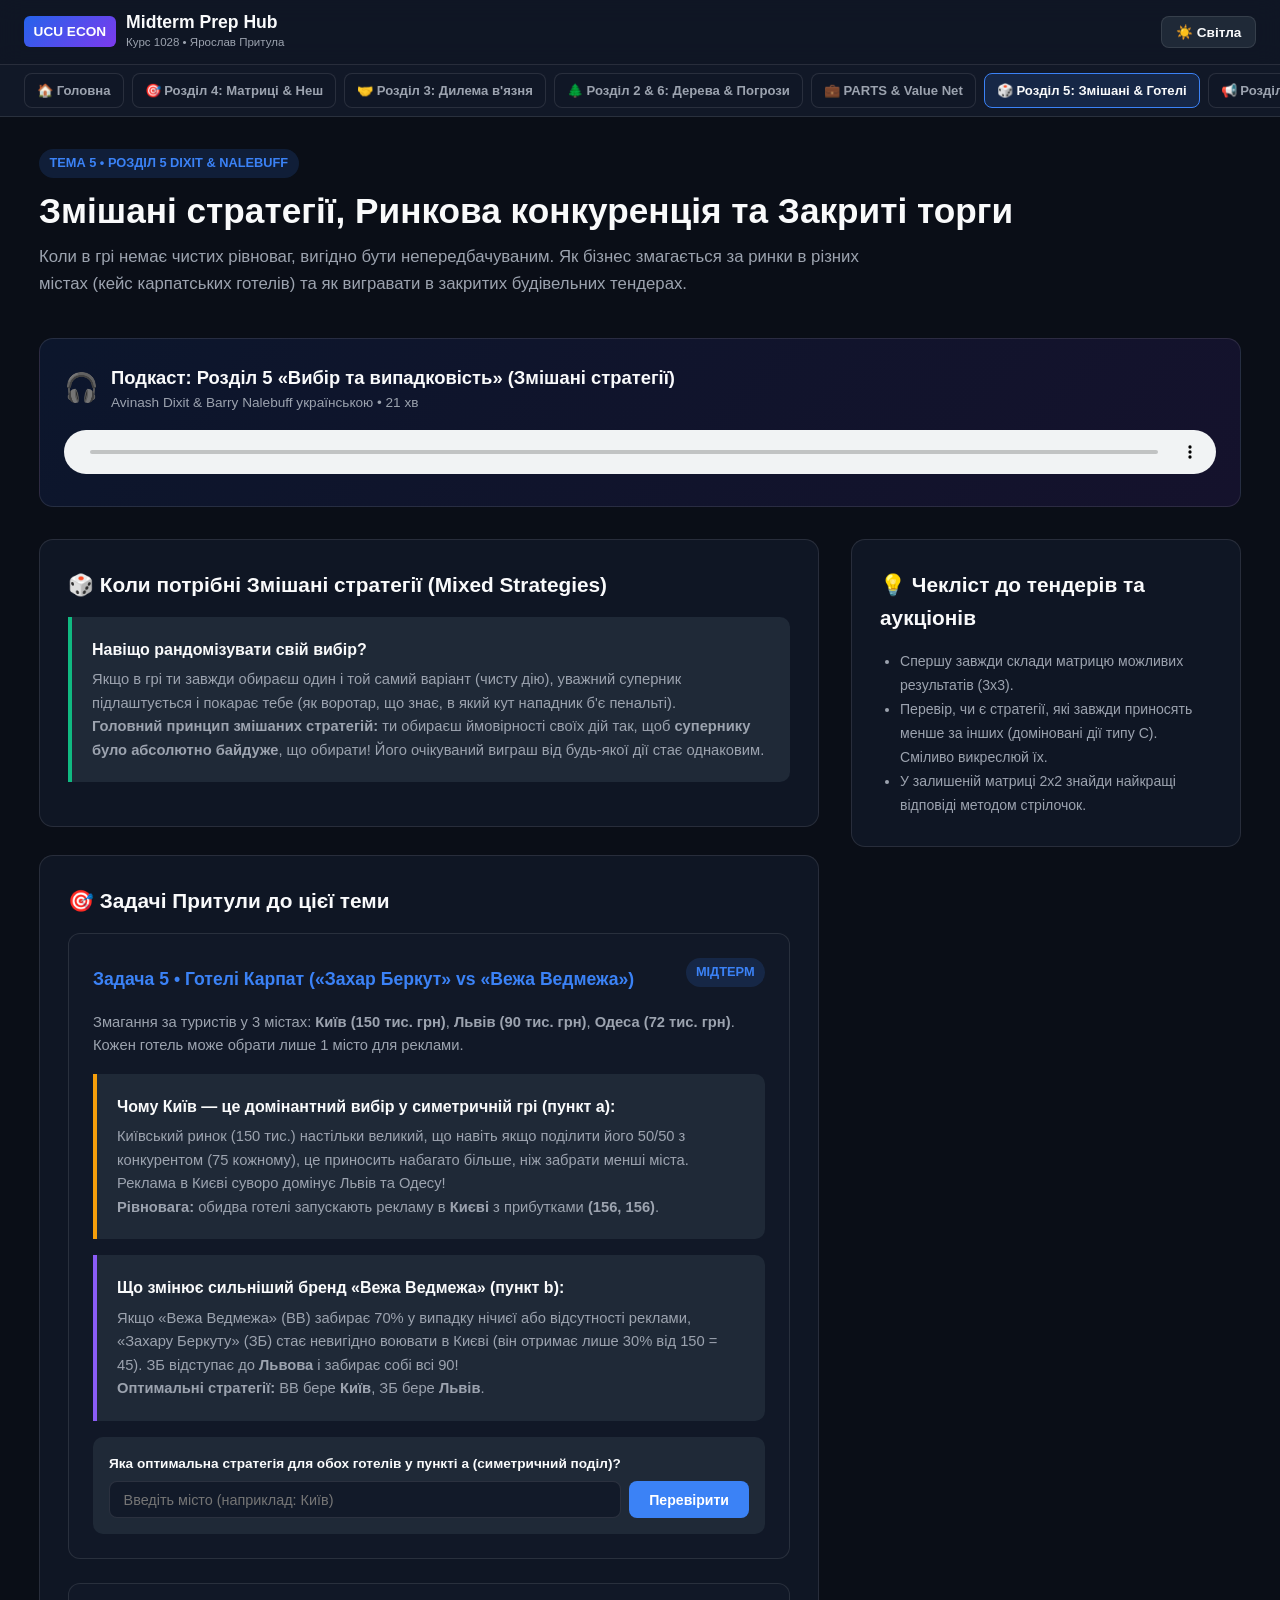
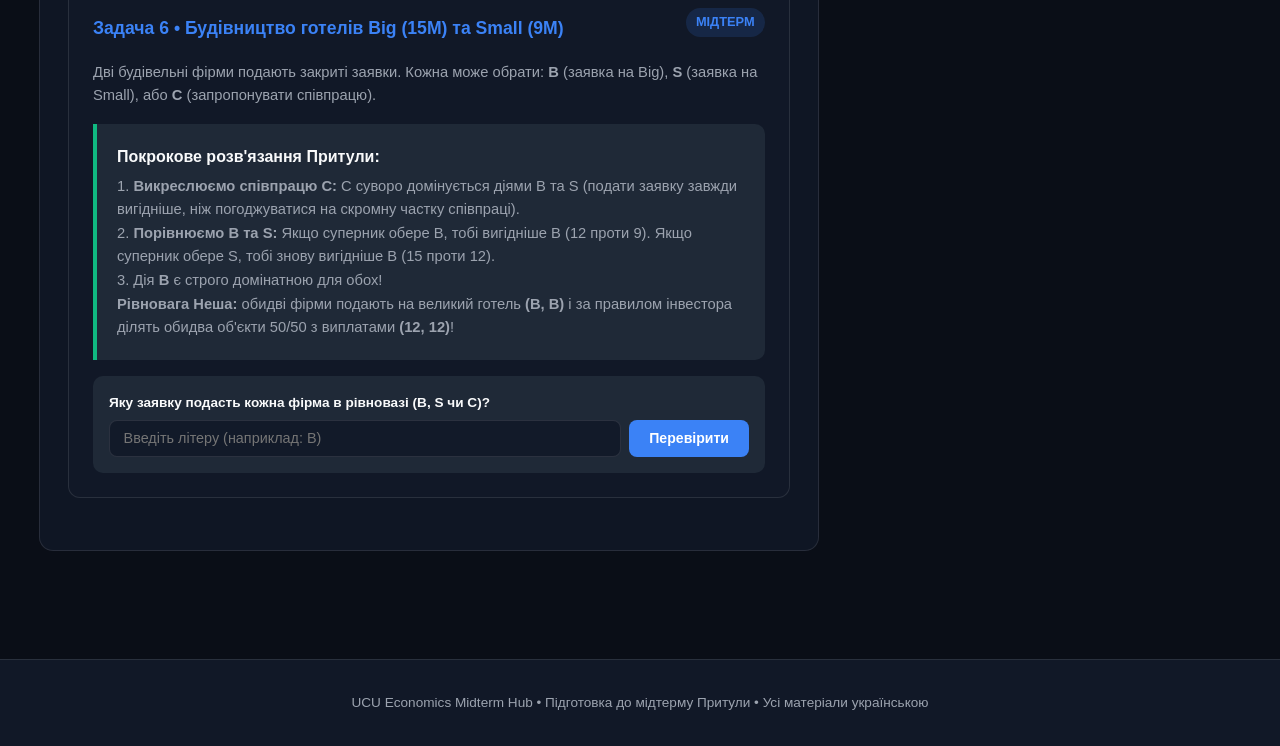
<file: ch5.html>
<!DOCTYPE html>
<html lang="uk" data-theme="dark">
<head>
  <meta charset="UTF-8">
  <meta name="viewport" content="width=device-width, initial-scale=1.0">
  <title>Розділ 5: Змішані стратегії, Готелі Карпат та Аукціони — UCU Economics</title>
  <link rel="stylesheet" href="styles.css">
</head>
<body>
  <header>
    <div class="header-container">
      <a href="index.html" class="logo-group">
        <div class="logo-badge">UCU ECON</div>
        <div class="logo-text">
          <h1>Midterm Prep Hub</h1>
          <p>Курс 1028 • Ярослав Притула</p>
        </div>
      </a>
      <button id="themeToggleBtn" class="doc-download-btn">☀️ Світла</button>
    </div>
  </header>

  <nav class="chapter-nav-bar">
    <div class="chapter-nav-container">
      <a href="index.html" class="chapter-link">🏠 Головна</a>
      <a href="ch4.html" class="chapter-link">🎯 Розділ 4: Матриці & Неш</a>
      <a href="ch3.html" class="chapter-link">🤝 Розділ 3: Дилема в'язня</a>
      <a href="ch2.html" class="chapter-link">🌲 Розділ 2 & 6: Дерева & Погрози</a>
      <a href="parts.html" class="chapter-link">💼 PARTS & Value Net</a>
      <a href="ch5.html" class="chapter-link active">🎲 Розділ 5: Змішані & Готелі</a>
      <a href="ch7.html" class="chapter-link">📢 Розділ 7: Сигнали & Скринінг</a>
      <a href="practice.html" class="chapter-link" style="color:var(--accent-amber);">📝 Тренажер Задач</a>
    </div>
  </nav>

  <main class="main-wrapper">
    <div class="page-header">
      <span class="page-badge">Тема 5 • Розділ 5 Dixit & Nalebuff</span>
      <h1 class="page-title">Змішані стратегії, Ринкова конкуренція та Закриті торги</h1>
      <p class="page-desc">
        Коли в грі немає чистих рівноваг, вигідно бути непередбачуваним. Як бізнес змагається за ринки в різних містах (кейс карпатських готелів) та як вигравати в закритих будівельних тендерах.
      </p>
    </div>

    <!-- Audio Podcast -->
    <div class="chapter-audio-card">
      <div class="audio-header">
        <span class="audio-icon">🎧</span>
        <div>
          <h3 style="font-size:1.15rem; font-weight:700;">Подкаст: Розділ 5 «Вибір та випадковість» (Змішані стратегії)</h3>
          <p style="color:var(--text-muted); font-size:0.85rem;">Avinash Dixit & Barry Nalebuff українською • 21 хв</p>
        </div>
      </div>
      <audio controls style="width:100%; height:44px;">
        <source src="audio/ch5.m4a" type="audio/mp4">
        Ваш браузер не підтримує аудіо.
      </audio>
    </div>

    <div class="content-grid">
      <div>
        <div class="card">
          <h2 class="card-title">🎲 Коли потрібні Змішані стратегії (Mixed Strategies)</h2>
          <div class="plain-concept-box emerald">
            <h4>Навіщо рандомізувати свій вибір?</h4>
            <p>
              Якщо в грі ти завжди обираєш один і той самий варіант (чисту дію), уважний суперник підлаштується і покарає тебе (як воротар, що знає, в який кут нападник б'є пенальті).<br>
              <b>Головний принцип змішаних стратегій:</b> ти обираєш ймовірності своїх дій так, щоб <b>супернику було абсолютно байдуже</b>, що обирати! Його очікуваний виграш від будь-якої дії стає однаковим.
            </p>
          </div>
        </div>

        <!-- Problems for Chapter 5 -->
        <div class="card">
          <h2 class="card-title">🎯 Задачі Притули до цієї теми</h2>

          <!-- Task 5 -->
          <div class="problem-item">
            <div class="problem-title-row">
              <span class="problem-title">Задача 5 • Готелі Карпат («Захар Беркут» vs «Вежа Ведмежа»)</span>
              <span class="page-badge">Мідтерм</span>
            </div>
            <p style="font-size:0.92rem; color:var(--text-muted); margin-bottom:1rem;">
              Змагання за туристів у 3 містах: <b>Київ (150 тис. грн)</b>, <b>Львів (90 тис. грн)</b>, <b>Одеса (72 тис. грн)</b>. Кожен готель може обрати лише 1 місто для реклами.
            </p>
            <div class="plain-concept-box amber" style="margin-bottom:1rem;">
              <h4>Чому Київ — це домінантний вибір у симетричній грі (пункт a):</h4>
              <p>
                Київський ринок (150 тис.) настільки великий, що навіть якщо поділити його 50/50 з конкурентом (75 кожному), це приносить набагато більше, ніж забрати менші міста. Реклама в Києві суворо домінує Львів та Одесу!<br>
                <b>Рівновага:</b> обидва готелі запускають рекламу в <b>Києві</b> з прибутками <b>(156, 156)</b>.
              </p>
            </div>

            <div class="plain-concept-box purple" style="margin-bottom:1rem;">
              <h4>Що змінює сильніший бренд «Вежа Ведмежа» (пункт b):</h4>
              <p>
                Якщо «Вежа Ведмежа» (ВВ) забирає 70% у випадку нічиєї або відсутності реклами, «Захару Беркуту» (ЗБ) стає невигідно воювати в Києві (він отримає лише 30% від 150 = 45). ЗБ відступає до <b>Львова</b> і забирає собі всі 90!<br>
                <b>Оптимальні стратегії:</b> ВВ бере <b>Київ</b>, ЗБ бере <b>Львів</b>.
              </p>
            </div>

            <div class="checker-box">
              <label style="font-size:0.85rem; font-weight:700; display:block; margin-bottom:0.4rem;">
                Яка оптимальна стратегія для обох готелів у пункті a (симетричний поділ)?
              </label>
              <div class="checker-inputs">
                <input type="text" id="input_q5_sym" class="checker-input" placeholder="Введіть місто (наприклад: Київ)">
                <button class="checker-btn" data-q="q5_sym">Перевірити</button>
              </div>
              <div id="feedback_q5_sym" class="checker-feedback"></div>
            </div>
          </div>

          <!-- Task 6 -->
          <div class="problem-item">
            <div class="problem-title-row">
              <span class="problem-title">Задача 6 • Будівництво готелів Big (15M) та Small (9M)</span>
              <span class="page-badge">Мідтерм</span>
            </div>
            <p style="font-size:0.92rem; color:var(--text-muted); margin-bottom:1rem;">
              Дві будівельні фірми подають закриті заявки. Кожна може обрати: <b>B</b> (заявка на Big), <b>S</b> (заявка на Small), або <b>C</b> (запропонувати співпрацю).
            </p>
            <div class="plain-concept-box emerald" style="margin-bottom:1rem;">
              <h4>Покрокове розв'язання Притули:</h4>
              <p>
                1. <b>Викреслюємо співпрацю C:</b> C суворо домінується діями B та S (подати заявку завжди вигідніше, ніж погоджуватися на скромну частку співпраці).<br>
                2. <b>Порівнюємо B та S:</b> Якщо суперник обере B, тобі вигідніше B (12 проти 9). Якщо суперник обере S, тобі знову вигідніше B (15 проти 12).<br>
                3. Дія <b>B</b> є строго домінатною для обох!<br>
                <b>Рівновага Неша:</b> обидві фірми подають на великий готель <b>(B, B)</b> і за правилом інвестора ділять обидва об'єкти 50/50 з виплатами <b>(12, 12)</b>!
              </p>
            </div>

            <div class="checker-box">
              <label style="font-size:0.85rem; font-weight:700; display:block; margin-bottom:0.4rem;">
                Яку заявку подасть кожна фірма в рівновазі (B, S чи C)?
              </label>
              <div class="checker-inputs">
                <input type="text" id="input_q6_bid" class="checker-input" placeholder="Введіть літеру (наприклад: B)">
                <button class="checker-btn" data-q="q6_bid">Перевірити</button>
              </div>
              <div id="feedback_q6_bid" class="checker-feedback"></div>
            </div>
          </div>
        </div>
      </div>

      <!-- Right Column -->
      <div>
        <div class="card">
          <h3 class="card-title">💡 Чекліст до тендерів та аукціонів</h3>
          <ul style="padding-left:1.25rem; font-size:0.88rem; color:var(--text-muted); line-height:1.7;">
            <li>Спершу завжди склади матрицю можливих результатів (3х3).</li>
            <li>Перевір, чи є стратегії, які завжди приносять менше за інших (доміновані дії типу C). Сміливо викреслюй їх.</li>
            <li>У залишеній матриці 2х2 знайди найкращі відповіді методом стрілочок.</li>
          </ul>
        </div>
      </div>
    </div>
  </main>

  <footer>
    <p>UCU Economics Midterm Hub • Підготовка до мідтерму Притули • Усі матеріали українською</p>
  </footer>

  <script src="script.js"></script>
</body>
</html>
</file>
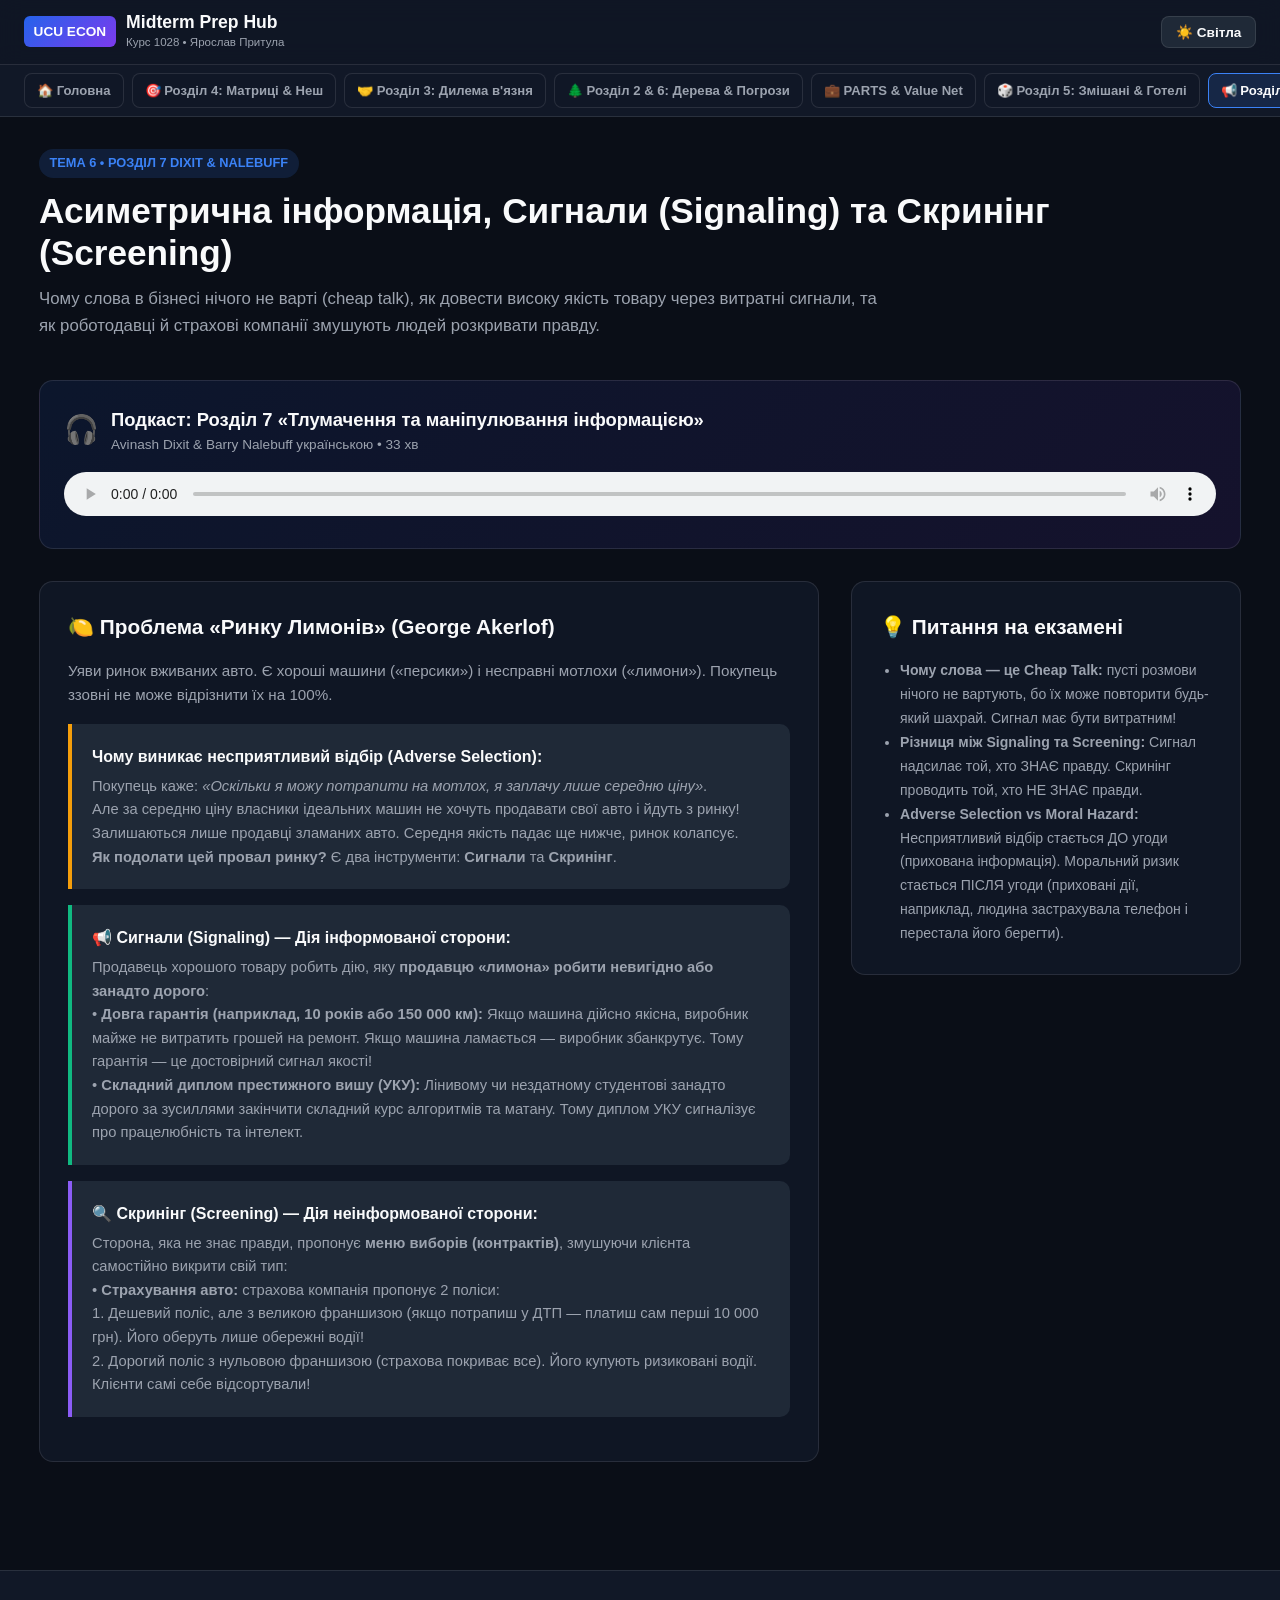
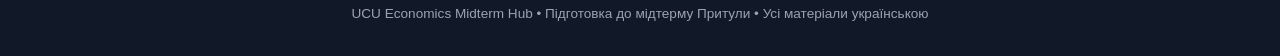
<file: ch7.html>
<!DOCTYPE html>
<html lang="uk" data-theme="dark">
<head>
  <meta charset="UTF-8">
  <meta name="viewport" content="width=device-width, initial-scale=1.0">
  <title>Розділ 7: Сигнали, Скринінг та Інформаційна Асиметрія — UCU Economics</title>
  <link rel="stylesheet" href="styles.css">
</head>
<body>
  <header>
    <div class="header-container">
      <a href="index.html" class="logo-group">
        <div class="logo-badge">UCU ECON</div>
        <div class="logo-text">
          <h1>Midterm Prep Hub</h1>
          <p>Курс 1028 • Ярослав Притула</p>
        </div>
      </a>
      <button id="themeToggleBtn" class="doc-download-btn">☀️ Світла</button>
    </div>
  </header>

  <nav class="chapter-nav-bar">
    <div class="chapter-nav-container">
      <a href="index.html" class="chapter-link">🏠 Головна</a>
      <a href="ch4.html" class="chapter-link">🎯 Розділ 4: Матриці & Неш</a>
      <a href="ch3.html" class="chapter-link">🤝 Розділ 3: Дилема в'язня</a>
      <a href="ch2.html" class="chapter-link">🌲 Розділ 2 & 6: Дерева & Погрози</a>
      <a href="parts.html" class="chapter-link">💼 PARTS & Value Net</a>
      <a href="ch5.html" class="chapter-link">🎲 Розділ 5: Змішані & Готелі</a>
      <a href="ch7.html" class="chapter-link active">📢 Розділ 7: Сигнали & Скринінг</a>
      <a href="practice.html" class="chapter-link" style="color:var(--accent-amber);">📝 Тренажер Задач</a>
    </div>
  </nav>

  <main class="main-wrapper">
    <div class="page-header">
      <span class="page-badge">Тема 6 • Розділ 7 Dixit & Nalebuff</span>
      <h1 class="page-title">Асиметрична інформація, Сигнали (Signaling) та Скринінг (Screening)</h1>
      <p class="page-desc">
        Чому слова в бізнесі нічого не варті (cheap talk), як довести високу якість товару через витратні сигнали, та як роботодавці й страхові компанії змушують людей розкривати правду.
      </p>
    </div>

    <!-- Audio Podcast -->
    <div class="chapter-audio-card">
      <div class="audio-header">
        <span class="audio-icon">🎧</span>
        <div>
          <h3 style="font-size:1.15rem; font-weight:700;">Подкаст: Розділ 7 «Тлумачення та маніпулювання інформацією»</h3>
          <p style="color:var(--text-muted); font-size:0.85rem;">Avinash Dixit & Barry Nalebuff українською • 33 хв</p>
        </div>
      </div>
      <audio controls style="width:100%; height:44px;">
        <source src="audio/ch7.m4a" type="audio/mp4">
        Ваш браузер не підтримує аудіо.
      </audio>
    </div>

    <div class="content-grid">
      <div>
        <div class="card">
          <h2 class="card-title">🍋 Проблема «Ринку Лимонів» (George Akerlof)</h2>
          <p style="color:var(--text-muted); font-size:0.95rem; margin-bottom:1rem;">
            Уяви ринок вживаних авто. Є хороші машини («персики») і несправні мотлохи («лимони»). Покупець ззовні не може відрізнити їх на 100%.
          </p>

          <div class="plain-concept-box amber">
            <h4>Чому виникає несприятливий відбір (Adverse Selection):</h4>
            <p>
              Покупець каже: <i>«Оскільки я можу потрапити на мотлох, я заплачу лише середню ціну»</i>.<br>
              Але за середню ціну власники ідеальних машин не хочуть продавати свої авто і йдуть з ринку! Залишаються лише продавці зламаних авто. Середня якість падає ще нижче, ринок колапсує.<br>
              <b>Як подолати цей провал ринку?</b> Є два інструменти: <b>Сигнали</b> та <b>Скринінг</b>.
            </p>
          </div>

          <div class="plain-concept-box emerald">
            <h4>📢 Сигнали (Signaling) — Дія інформованої сторони:</h4>
            <p>
              Продавець хорошого товару робить дію, яку <b>продавцю «лимона» робити невигідно або занадто дорого</b>:<br>
              • <b>Довга гарантія (наприклад, 10 років або 150 000 км):</b> Якщо машина дійсно якісна, виробник майже не витратить грошей на ремонт. Якщо машина ламається — виробник збанкрутує. Тому гарантія — це достовірний сигнал якості!<br>
              • <b>Складний диплом престижного вишу (УКУ):</b> Лінивому чи нездатному студентові занадто дорого за зусиллями закінчити складний курс алгоритмів та матану. Тому диплом УКУ сигналізує про працелюбність та інтелект.
            </p>
          </div>

          <div class="plain-concept-box purple">
            <h4>🔍 Скринінг (Screening) — Дія неінформованої сторони:</h4>
            <p>
              Сторона, яка не знає правди, пропонує <b>меню виборів (контрактів)</b>, змушуючи клієнта самостійно викрити свій тип:<br>
              • <b>Страхування авто:</b> страхова компанія пропонує 2 поліси:<br>
              1. Дешевий поліс, але з великою франшизою (якщо потрапиш у ДТП — платиш сам перші 10 000 грн). Його оберуть лише обережні водії!<br>
              2. Дорогий поліс з нульовою франшизою (страхова покриває все). Його купують ризиковані водії.<br>
              Клієнти самі себе відсортували!
            </p>
          </div>
        </div>
      </div>

      <!-- Right Column -->
      <div>
        <div class="card">
          <h3 class="card-title">💡 Питання на екзамені</h3>
          <ul style="padding-left:1.25rem; font-size:0.88rem; color:var(--text-muted); line-height:1.7;">
            <li><b>Чому слова — це Cheap Talk:</b> пусті розмови нічого не вартують, бо їх може повторити будь-який шахрай. Сигнал має бути витратним!</li>
            <li><b>Різниця між Signaling та Screening:</b> Сигнал надсилає той, хто ЗНАЄ правду. Скринінг проводить той, хто НЕ ЗНАЄ правди.</li>
            <li><b>Adverse Selection vs Moral Hazard:</b> Несприятливий відбір стається ДО угоди (прихована інформація). Моральний ризик стається ПІСЛЯ угоди (приховані дії, наприклад, людина застрахувала телефон і перестала його берегти).</li>
          </ul>
        </div>
      </div>
    </div>
  </main>

  <footer>
    <p>UCU Economics Midterm Hub • Підготовка до мідтерму Притули • Усі матеріали українською</p>
  </footer>

  <script src="script.js"></script>
</body>
</html>
</file>
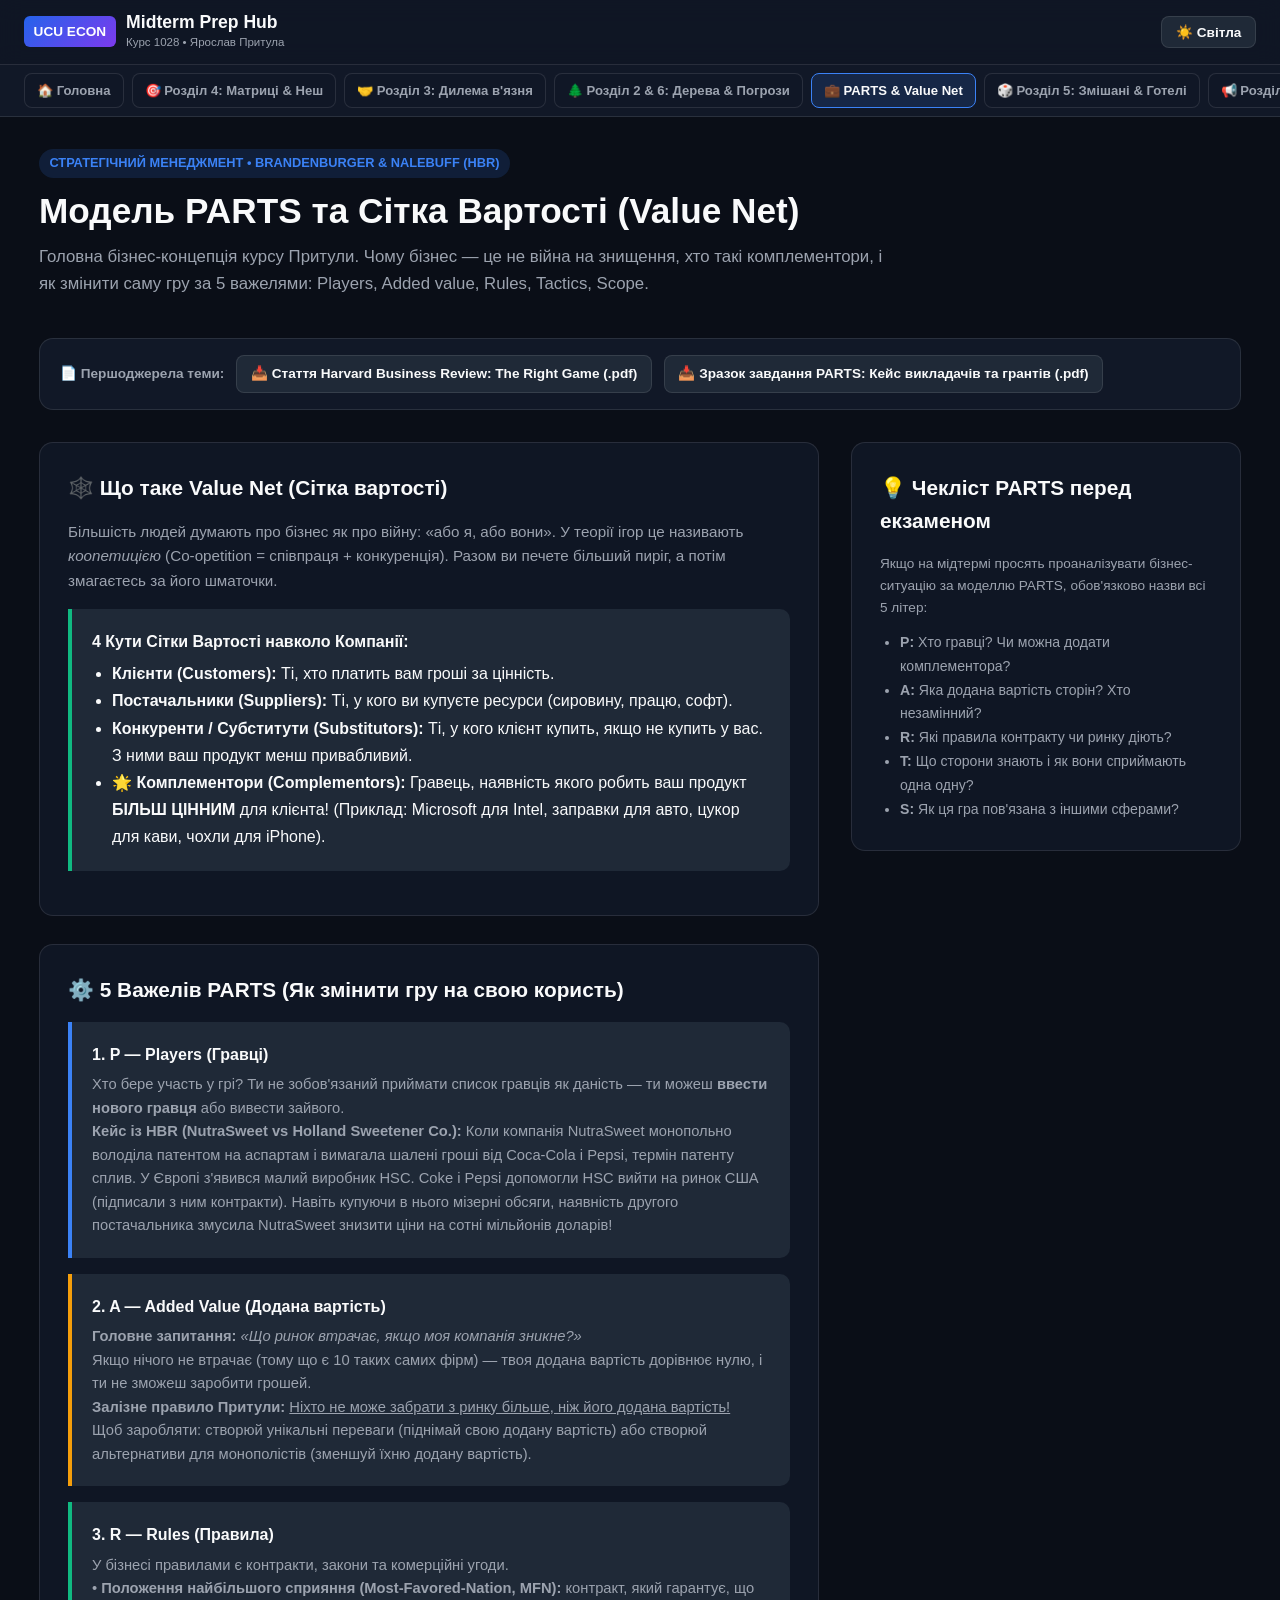
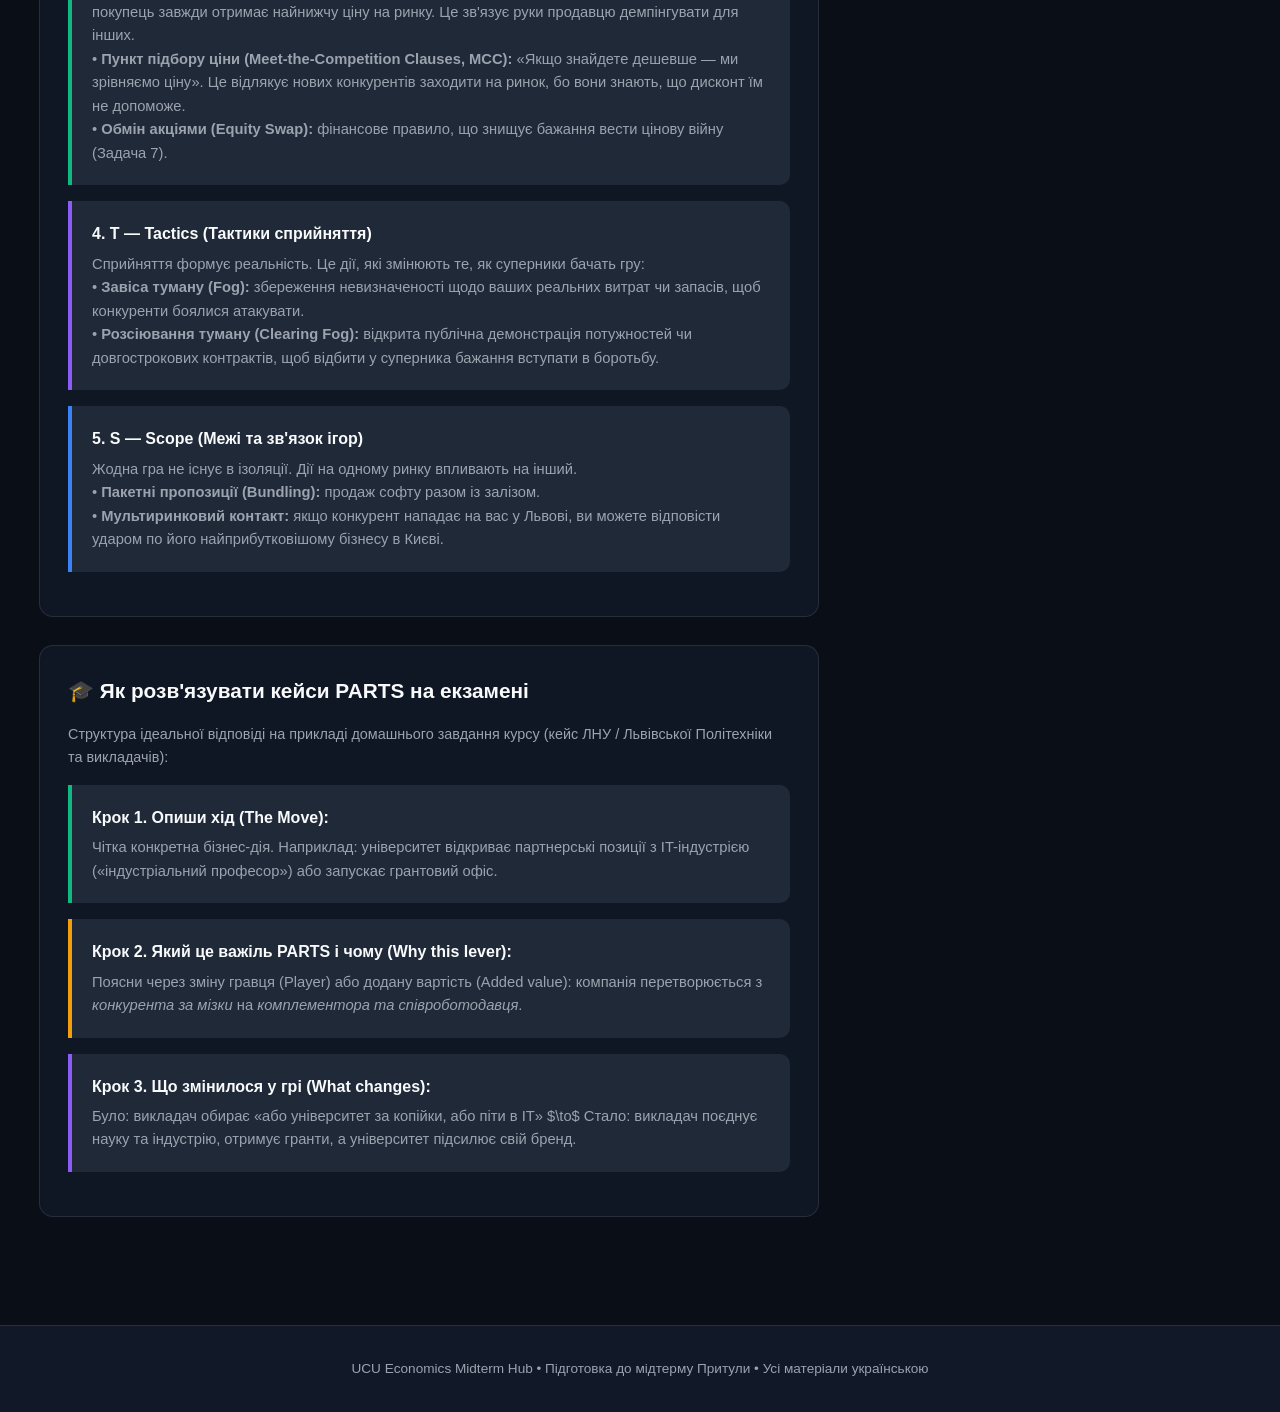
<file: parts.html>
<!DOCTYPE html>
<html lang="uk" data-theme="dark">
<head>
  <meta charset="UTF-8">
  <meta name="viewport" content="width=device-width, initial-scale=1.0">
  <title>Модель PARTS та Value Net — UCU Economics</title>
  <link rel="stylesheet" href="styles.css">
</head>
<body>
  <header>
    <div class="header-container">
      <a href="index.html" class="logo-group">
        <div class="logo-badge">UCU ECON</div>
        <div class="logo-text">
          <h1>Midterm Prep Hub</h1>
          <p>Курс 1028 • Ярослав Притула</p>
        </div>
      </a>
      <button id="themeToggleBtn" class="doc-download-btn">☀️ Світла</button>
    </div>
  </header>

  <nav class="chapter-nav-bar">
    <div class="chapter-nav-container">
      <a href="index.html" class="chapter-link">🏠 Головна</a>
      <a href="ch4.html" class="chapter-link">🎯 Розділ 4: Матриці & Неш</a>
      <a href="ch3.html" class="chapter-link">🤝 Розділ 3: Дилема в'язня</a>
      <a href="ch2.html" class="chapter-link">🌲 Розділ 2 & 6: Дерева & Погрози</a>
      <a href="parts.html" class="chapter-link active">💼 PARTS & Value Net</a>
      <a href="ch5.html" class="chapter-link">🎲 Розділ 5: Змішані & Готелі</a>
      <a href="ch7.html" class="chapter-link">📢 Розділ 7: Сигнали & Скринінг</a>
      <a href="practice.html" class="chapter-link" style="color:var(--accent-amber);">📝 Тренажер Задач</a>
    </div>
  </nav>

  <main class="main-wrapper">
    <div class="page-header">
      <span class="page-badge">Стратегічний менеджмент • Brandenburger & Nalebuff (HBR)</span>
      <h1 class="page-title">Модель PARTS та Сітка Вартості (Value Net)</h1>
      <p class="page-desc">
        Головна бізнес-концепція курсу Притули. Чому бізнес — це не війна на знищення, хто такі комплементори, і як змінити саму гру за 5 важелями: Players, Added value, Rules, Tactics, Scope.
      </p>
    </div>

    <!-- Document Download Bar -->
    <div class="docs-bar">
      <span style="font-size:0.85rem; font-weight:700; color:var(--text-muted);">📄 Першоджерела теми:</span>
      <a href="docs/The Right Game_ Use Game Theory to Shape Strategy - HBR.pdf" download class="doc-download-btn">
        📥 Стаття Harvard Business Review: The Right Game (.pdf)
      </a>
      <a href="docs/Additional task.pdf" download class="doc-download-btn">
        📥 Зразок завдання PARTS: Кейс викладачів та грантів (.pdf)
      </a>
    </div>

    <div class="content-grid">
      <div>
        <div class="card">
          <h2 class="card-title">🕸️ Що таке Value Net (Сітка вартості)</h2>
          <p style="color:var(--text-muted); font-size:0.95rem; margin-bottom:1rem;">
            Більшість людей думають про бізнес як про війну: «або я, або вони». У теорії ігор це називають <i>коопетицією</i> (Co-opetition = співпраця + конкуренція). Разом ви печете більший пиріг, а потім змагаєтесь за його шматочки.
          </p>

          <div class="plain-concept-box emerald">
            <h4>4 Кути Сітки Вартості навколо Компанії:</h4>
            <ul style="padding-left:1.25rem; line-height:1.7;">
              <li><b>Клієнти (Customers):</b> Ті, хто платить вам гроші за цінність.</li>
              <li><b>Постачальники (Suppliers):</b> Ті, у кого ви купуєте ресурси (сировину, працю, софт).</li>
              <li><b>Конкуренти / Субститути (Substitutors):</b> Ті, у кого клієнт купить, якщо не купить у вас. З ними ваш продукт менш привабливий.</li>
              <li><b>🌟 Комплементори (Complementors):</b> Гравець, наявність якого робить ваш продукт <b>БІЛЬШ ЦІННИМ</b> для клієнта! (Приклад: Microsoft для Intel, заправки для авто, цукор для кави, чохли для iPhone).</li>
            </ul>
          </div>
        </div>

        <div class="card">
          <h2 class="card-title">⚙️ 5 Важелів PARTS (Як змінити гру на свою користь)</h2>

          <!-- P -->
          <div class="plain-concept-box blue">
            <h4>1. P — Players (Гравці)</h4>
            <p>
              Хто бере участь у грі? Ти не зобов'язаний приймати список гравців як даність — ти можеш <b>ввести нового гравця</b> або вивести зайвого.<br>
              <b>Кейс із HBR (NutraSweet vs Holland Sweetener Co.):</b> Коли компанія NutraSweet монопольно володіла патентом на аспартам і вимагала шалені гроші від Coca-Cola і Pepsi, термін патенту сплив. У Європі з'явився малий виробник HSC. Coke і Pepsi допомогли HSC вийти на ринок США (підписали з ним контракти). Навіть купуючи в нього мізерні обсяги, наявність другого постачальника змусила NutraSweet знизити ціни на сотні мільйонів доларів!
            </p>
          </div>

          <!-- A -->
          <div class="plain-concept-box amber">
            <h4>2. A — Added Value (Додана вартість)</h4>
            <p>
              <b>Головне запитання:</b> <i>«Що ринок втрачає, якщо моя компанія зникне?»</i><br>
              Якщо нічого не втрачає (тому що є 10 таких самих фірм) — твоя додана вартість дорівнює нулю, і ти не зможеш заробити грошей.<br>
              <b>Залізне правило Притули:</b> <u>Ніхто не може забрати з ринку більше, ніж його додана вартість!</u><br>
              Щоб заробляти: створюй унікальні переваги (піднімай свою додану вартість) або створюй альтернативи для монополістів (зменшуй їхню додану вартість).
            </p>
          </div>

          <!-- R -->
          <div class="plain-concept-box emerald">
            <h4>3. R — Rules (Правила)</h4>
            <p>
              У бізнесі правилами є контракти, закони та комерційні угоди.<br>
              • <b>Положення найбільшого сприяння (Most-Favored-Nation, MFN):</b> контракт, який гарантує, що покупець завжди отримає найнижчу ціну на ринку. Це зв'язує руки продавцю демпінгувати для інших.<br>
              • <b>Пункт підбору ціни (Meet-the-Competition Clauses, MCC):</b> «Якщо знайдете дешевше — ми зрівняємо ціну». Це відлякує нових конкурентів заходити на ринок, бо вони знають, що дисконт їм не допоможе.<br>
              • <b>Обмін акціями (Equity Swap):</b> фінансове правило, що знищує бажання вести цінову війну (Задача 7).
            </p>
          </div>

          <!-- T -->
          <div class="plain-concept-box purple">
            <h4>4. T — Tactics (Тактики сприйняття)</h4>
            <p>
              Сприйняття формує реальність. Це дії, які змінюють те, як суперники бачать гру:<br>
              • <b>Завіса туману (Fog):</b> збереження невизначеності щодо ваших реальних витрат чи запасів, щоб конкуренти боялися атакувати.<br>
              • <b>Розсіювання туману (Clearing Fog):</b> відкрита публічна демонстрація потужностей чи довгострокових контрактів, щоб відбити у суперника бажання вступати в боротьбу.
            </p>
          </div>

          <!-- S -->
          <div class="plain-concept-box rose">
            <h4>5. S — Scope (Межі та зв'язок ігор)</h4>
            <p>
              Жодна гра не існує в ізоляції. Дії на одному ринку впливають на інший.<br>
              • <b>Пакетні пропозиції (Bundling):</b> продаж софту разом із залізом.<br>
              • <b>Мультиринковий контакт:</b> якщо конкурент нападає на вас у Львові, ви можете відповісти ударом по його найприбутковішому бізнесу в Києві.
            </p>
          </div>
        </div>

        <!-- Case Study breakdown from Additional task.pdf -->
        <div class="card">
          <h2 class="card-title">🎓 Як розв'язувати кейси PARTS на екзамені</h2>
          <p style="font-size:0.9rem; color:var(--text-muted); margin-bottom:1rem;">
            Структура ідеальної відповіді на прикладі домашнього завдання курсу (кейс ЛНУ / Львівської Політехніки та викладачів):
          </p>
          <div class="plain-concept-box emerald">
            <h4>Крок 1. Опиши хід (The Move):</h4>
            <p>Чітка конкретна бізнес-дія. Наприклад: університет відкриває партнерські позиції з IT-індустрією («індустріальний професор») або запускає грантовий офіс.</p>
          </div>
          <div class="plain-concept-box amber">
            <h4>Крок 2. Який це важіль PARTS і чому (Why this lever):</h4>
            <p>Поясни через зміну гравця (Player) або додану вартість (Added value): компанія перетворюється з <i>конкурента за мізки</i> на <i>комплементора та співроботодавця</i>.</p>
          </div>
          <div class="plain-concept-box purple">
            <h4>Крок 3. Що змінилося у грі (What changes):</h4>
            <p>Було: викладач обирає «або університет за копійки, або піти в IT» $\to$ Стало: викладач поєднує науку та індустрію, отримує гранти, а університет підсилює свій бренд.</p>
          </div>
        </div>
      </div>

      <!-- Right Column -->
      <div>
        <div class="card">
          <h3 class="card-title">💡 Чекліст PARTS перед екзаменом</h3>
          <p style="font-size:0.85rem; color:var(--text-muted); margin-bottom:0.75rem;">
            Якщо на мідтермі просять проаналізувати бізнес-ситуацію за моделлю PARTS, обов'язково назви всі 5 літер:
          </p>
          <ul style="padding-left:1.25rem; font-size:0.88rem; color:var(--text-muted); line-height:1.7;">
            <li><b>P:</b> Хто гравці? Чи можна додати комплементора?</li>
            <li><b>A:</b> Яка додана вартість сторін? Хто незамінний?</li>
            <li><b>R:</b> Які правила контракту чи ринку діють?</li>
            <li><b>T:</b> Що сторони знають і як вони сприймають одна одну?</li>
            <li><b>S:</b> Як ця гра пов'язана з іншими сферами?</li>
          </ul>
        </div>
      </div>
    </div>
  </main>

  <footer>
    <p>UCU Economics Midterm Hub • Підготовка до мідтерму Притули • Усі матеріали українською</p>
  </footer>

  <script src="script.js"></script>
</body>
</html>
</file>
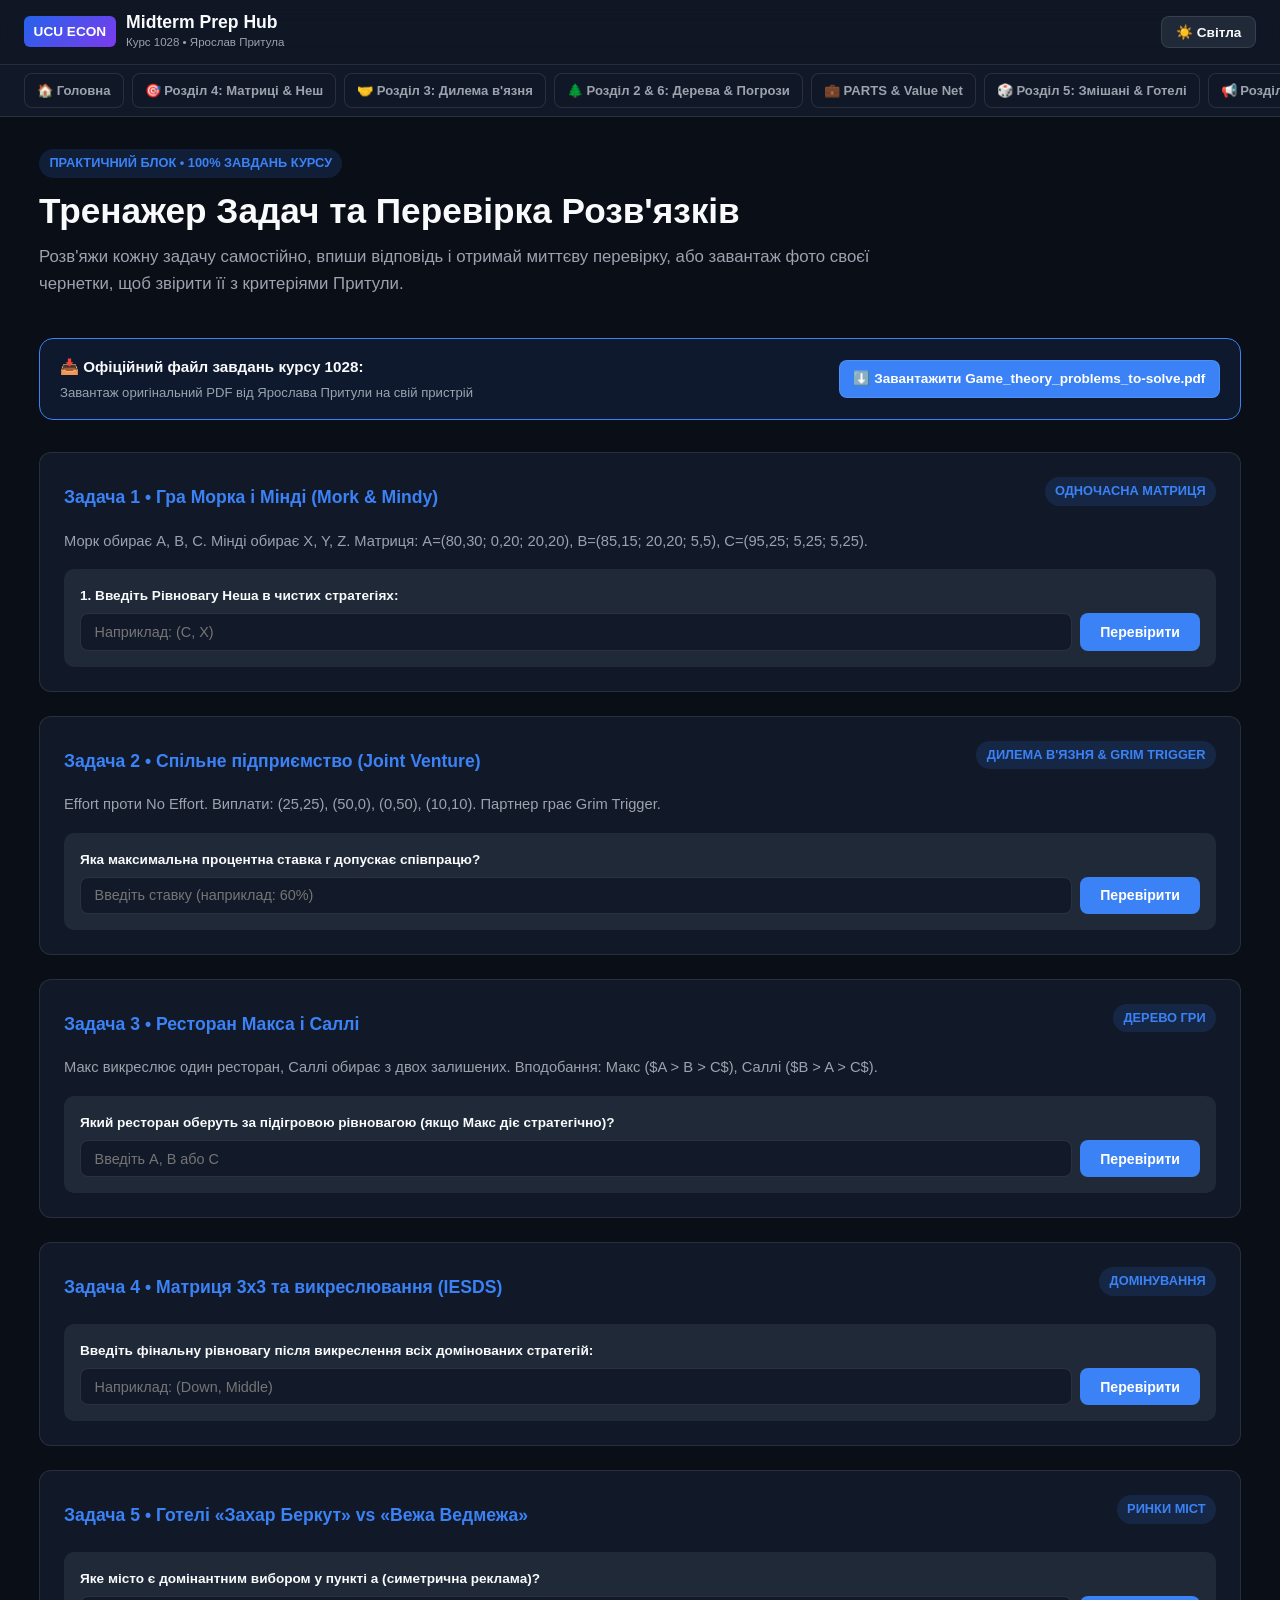
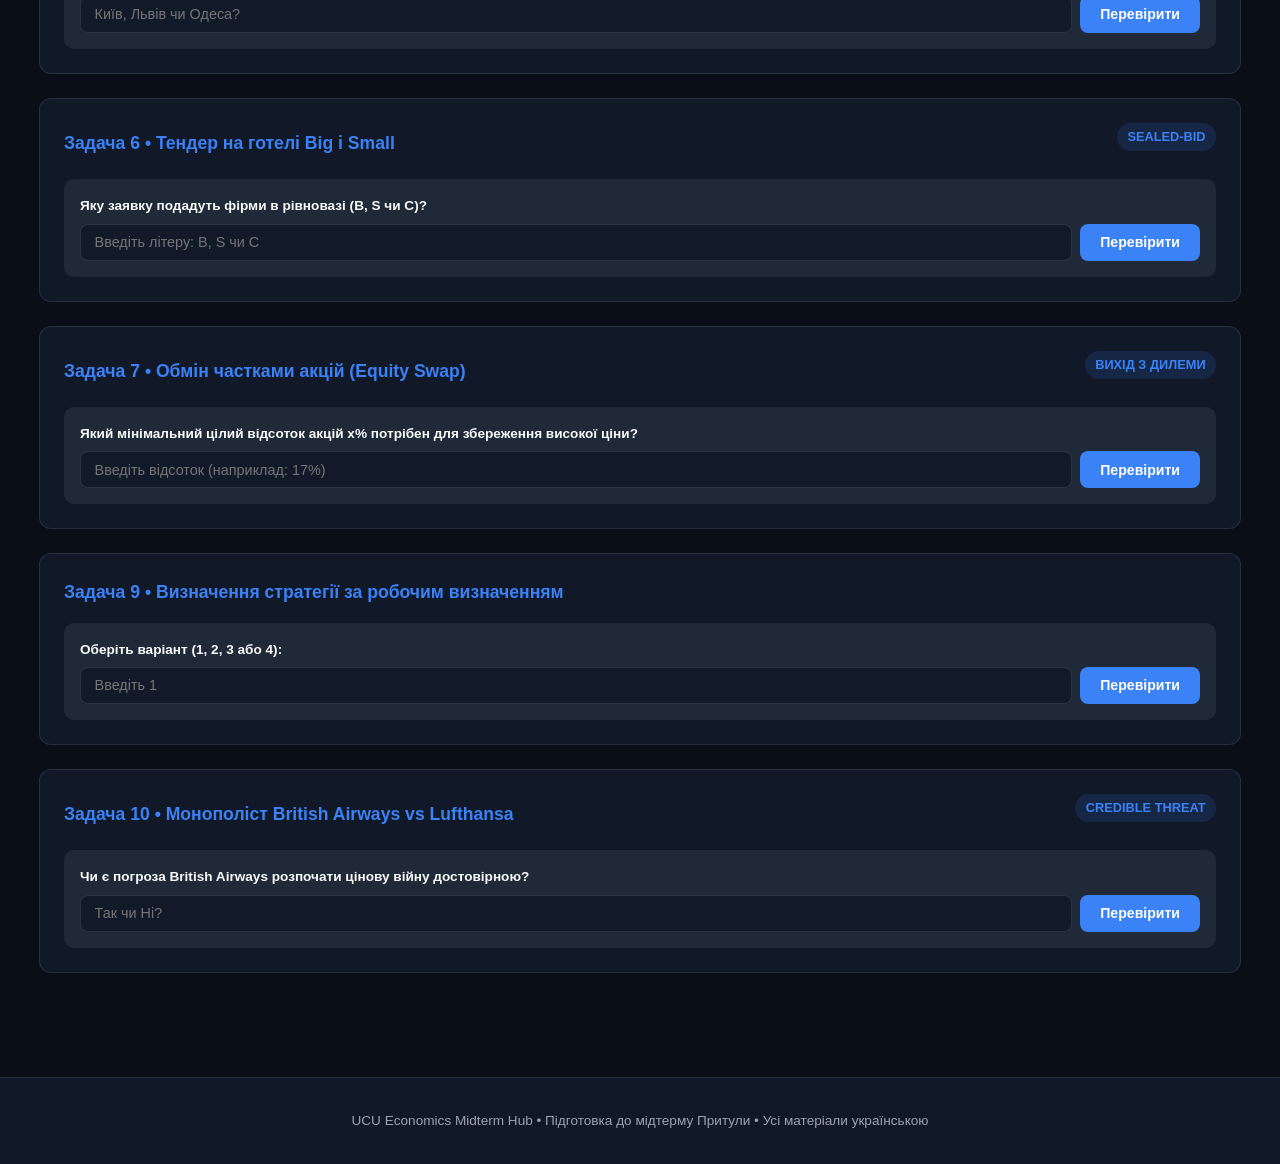
<file: practice.html>
<!DOCTYPE html>
<html lang="uk" data-theme="dark">
<head>
  <meta charset="UTF-8">
  <meta name="viewport" content="width=device-width, initial-scale=1.0">
  <title>Тренажер Задач та Перевірка Розв'язків — UCU Economics</title>
  <link rel="stylesheet" href="styles.css">
</head>
<body>
  <header>
    <div class="header-container">
      <a href="index.html" class="logo-group">
        <div class="logo-badge">UCU ECON</div>
        <div class="logo-text">
          <h1>Midterm Prep Hub</h1>
          <p>Курс 1028 • Ярослав Притула</p>
        </div>
      </a>
      <button id="themeToggleBtn" class="doc-download-btn">☀️ Світла</button>
    </div>
  </header>

  <nav class="chapter-nav-bar">
    <div class="chapter-nav-container">
      <a href="index.html" class="chapter-link">🏠 Головна</a>
      <a href="ch4.html" class="chapter-link">🎯 Розділ 4: Матриці & Неш</a>
      <a href="ch3.html" class="chapter-link">🤝 Розділ 3: Дилема в'язня</a>
      <a href="ch2.html" class="chapter-link">🌲 Розділ 2 & 6: Дерева & Погрози</a>
      <a href="parts.html" class="chapter-link">💼 PARTS & Value Net</a>
      <a href="ch5.html" class="chapter-link">🎲 Розділ 5: Змішані & Готелі</a>
      <a href="ch7.html" class="chapter-link">📢 Розділ 7: Сигнали & Скринінг</a>
      <a href="practice.html" class="chapter-link active" style="color:var(--accent-amber);">📝 Тренажер Задач</a>
    </div>
  </nav>

  <main class="main-wrapper">
    <div class="page-header">
      <span class="page-badge">Практичний блок • 100% Завдань курсу</span>
      <h1 class="page-title">Тренажер Задач та Перевірка Розв'язків</h1>
      <p class="page-desc">
        Розв'яжи кожну задачу самостійно, впиши відповідь і отримай миттєву перевірку, або завантаж фото своєї чернетки, щоб звірити її з критеріями Притули.
      </p>
    </div>

    <!-- Official PDF Download -->
    <div class="docs-bar" style="background:rgba(59, 130, 246, 0.1); border-color:var(--p1-color);">
      <div>
        <h4 style="font-size:0.95rem; margin-bottom:0.2rem;">📥 Офіційний файл завдань курсу 1028:</h4>
        <p style="font-size:0.82rem; color:var(--text-muted);">Завантаж оригінальний PDF від Ярослава Притули на свій пристрій</p>
      </div>
      <a href="docs/Game_theory_problems_week1-2_2026_to-solve.pdf" download class="doc-download-btn" style="margin-left:auto; background:var(--p1-color); color:white;">
        ⬇️ Завантажити Game_theory_problems_to-solve.pdf
      </a>
    </div>

    <!-- Task 1 -->
    <div class="problem-item">
      <div class="problem-title-row">
        <span class="problem-title">Задача 1 • Гра Морка і Мінді (Mork & Mindy)</span>
        <span class="page-badge">Одночасна матриця</span>
      </div>
      <p style="font-size:0.92rem; color:var(--text-muted); margin-bottom:0.75rem;">
        Морк обирає A, B, C. Мінді обирає X, Y, Z. Матриця: A=(80,30; 0,20; 20,20), B=(85,15; 20,20; 5,5), C=(95,25; 5,25; 5,25).
      </p>
      <div class="checker-box">
        <label style="font-size:0.85rem; font-weight:700; display:block; margin-bottom:0.4rem;">
          1. Введіть Рівновагу Неша в чистих стратегіях:
        </label>
        <div class="checker-inputs">
          <input type="text" id="input_q1_nash" class="checker-input" placeholder="Наприклад: (C, X)">
          <button class="checker-btn" data-q="q1_nash">Перевірити</button>
        </div>
        <div id="feedback_q1_nash" class="checker-feedback"></div>
      </div>
    </div>

    <!-- Task 2 -->
    <div class="problem-item">
      <div class="problem-title-row">
        <span class="problem-title">Задача 2 • Спільне підприємство (Joint Venture)</span>
        <span class="page-badge">Дилема в'язня & Grim Trigger</span>
      </div>
      <p style="font-size:0.92rem; color:var(--text-muted); margin-bottom:0.75rem;">
        Effort проти No Effort. Виплати: (25,25), (50,0), (0,50), (10,10). Партнер грає Grim Trigger.
      </p>
      <div class="checker-box">
        <label style="font-size:0.85rem; font-weight:700; display:block; margin-bottom:0.4rem;">
          Яка максимальна процентна ставка r допускає співпрацю?
        </label>
        <div class="checker-inputs">
          <input type="text" id="input_q2_rate" class="checker-input" placeholder="Введіть ставку (наприклад: 60%)">
          <button class="checker-btn" data-q="q2_rate">Перевірити</button>
        </div>
        <div id="feedback_q2_rate" class="checker-feedback"></div>
      </div>
    </div>

    <!-- Task 3 -->
    <div class="problem-item">
      <div class="problem-title-row">
        <span class="problem-title">Задача 3 • Ресторан Макса і Саллі</span>
        <span class="page-badge">Дерево гри</span>
      </div>
      <p style="font-size:0.92rem; color:var(--text-muted); margin-bottom:0.75rem;">
        Макс викреслює один ресторан, Саллі обирає з двох залишених. Вподобання: Макс ($A > B > C$), Саллі ($B > A > C$).
      </p>
      <div class="checker-box">
        <label style="font-size:0.85rem; font-weight:700; display:block; margin-bottom:0.4rem;">
          Який ресторан оберуть за підігровою рівновагою (якщо Макс діє стратегічно)?
        </label>
        <div class="checker-inputs">
          <input type="text" id="input_q3_strategic" class="checker-input" placeholder="Введіть A, B або C">
          <button class="checker-btn" data-q="q3_strategic">Перевірити</button>
        </div>
        <div id="feedback_q3_strategic" class="checker-feedback"></div>
      </div>
    </div>

    <!-- Task 4 -->
    <div class="problem-item">
      <div class="problem-title-row">
        <span class="problem-title">Задача 4 • Матриця 3x3 та викреслювання (IESDS)</span>
        <span class="page-badge">Домінування</span>
      </div>
      <div class="checker-box">
        <label style="font-size:0.85rem; font-weight:700; display:block; margin-bottom:0.4rem;">
          Введіть фінальну рівновагу після викреслення всіх домінованих стратегій:
        </label>
        <div class="checker-inputs">
          <input type="text" id="input_q4_nash" class="checker-input" placeholder="Наприклад: (Down, Middle)">
          <button class="checker-btn" data-q="q4_nash">Перевірити</button>
        </div>
        <div id="feedback_q4_nash" class="checker-feedback"></div>
      </div>
    </div>

    <!-- Task 5 -->
    <div class="problem-item">
      <div class="problem-title-row">
        <span class="problem-title">Задача 5 • Готелі «Захар Беркут» vs «Вежа Ведмежа»</span>
        <span class="page-badge">Ринки міст</span>
      </div>
      <div class="checker-box">
        <label style="font-size:0.85rem; font-weight:700; display:block; margin-bottom:0.4rem;">
          Яке місто є домінантним вибором у пункті a (симетрична реклама)?
        </label>
        <div class="checker-inputs">
          <input type="text" id="input_q5_sym" class="checker-input" placeholder="Київ, Львів чи Одеса?">
          <button class="checker-btn" data-q="q5_sym">Перевірити</button>
        </div>
        <div id="feedback_q5_sym" class="checker-feedback"></div>
      </div>
    </div>

    <!-- Task 6 -->
    <div class="problem-item">
      <div class="problem-title-row">
        <span class="problem-title">Задача 6 • Тендер на готелі Big і Small</span>
        <span class="page-badge">Sealed-bid</span>
      </div>
      <div class="checker-box">
        <label style="font-size:0.85rem; font-weight:700; display:block; margin-bottom:0.4rem;">
          Яку заявку подадуть фірми в рівновазі (B, S чи C)?
        </label>
        <div class="checker-inputs">
          <input type="text" id="input_q6_bid" class="checker-input" placeholder="Введіть літеру: B, S чи C">
          <button class="checker-btn" data-q="q6_bid">Перевірити</button>
        </div>
        <div id="feedback_q6_bid" class="checker-feedback"></div>
      </div>
    </div>

    <!-- Task 7 -->
    <div class="problem-item">
      <div class="problem-title-row">
        <span class="problem-title">Задача 7 • Обмін частками акцій (Equity Swap)</span>
        <span class="page-badge">Вихід з дилеми</span>
      </div>
      <div class="checker-box">
        <label style="font-size:0.85rem; font-weight:700; display:block; margin-bottom:0.4rem;">
          Який мінімальний цілий відсоток акцій x% потрібен для збереження високої ціни?
        </label>
        <div class="checker-inputs">
          <input type="text" id="input_q7_percent" class="checker-input" placeholder="Введіть відсоток (наприклад: 17%)">
          <button class="checker-btn" data-q="q7_percent">Перевірити</button>
        </div>
        <div id="feedback_q7_percent" class="checker-feedback"></div>
      </div>
    </div>

    <!-- Task 9 -->
    <div class="problem-item">
      <div class="problem-title-row">
        <span class="problem-title">Задача 9 • Визначення стратегії за робочим визначенням</span>
      </div>
      <div class="checker-box">
        <label style="font-size:0.85rem; font-weight:700; display:block; margin-bottom:0.4rem;">
          Оберіть варіант (1, 2, 3 або 4):
        </label>
        <div class="checker-inputs">
          <input type="text" id="input_q9_def" class="checker-input" placeholder="Введіть 1">
          <button class="checker-btn" data-q="q9_def">Перевірити</button>
        </div>
        <div id="feedback_q9_def" class="checker-feedback"></div>
      </div>
    </div>

    <!-- Task 10 -->
    <div class="problem-item">
      <div class="problem-title-row">
        <span class="problem-title">Задача 10 • Монополіст British Airways vs Lufthansa</span>
        <span class="page-badge">Credible Threat</span>
      </div>
      <div class="checker-box">
        <label style="font-size:0.85rem; font-weight:700; display:block; margin-bottom:0.4rem;">
          Чи є погроза British Airways розпочати цінову війну достовірною?
        </label>
        <div class="checker-inputs">
          <input type="text" id="input_q10_threat" class="checker-input" placeholder="Так чи Ні?">
          <button class="checker-btn" data-q="q10_threat">Перевірити</button>
        </div>
        <div id="feedback_q10_threat" class="checker-feedback"></div>
      </div>
    </div>
  </main>

  <footer>
    <p>UCU Economics Midterm Hub • Підготовка до мідтерму Притули • Усі матеріали українською</p>
  </footer>

  <script src="script.js"></script>
</body>
</html>
</file>
<file: styles.css>
:root {
  --font-sans: -apple-system, BlinkMacSystemFont, "Segoe UI", Roboto, Helvetica, Arial, sans-serif;
  --font-mono: ui-monospace, SFMono-Regular, Menlo, Monaco, Consolas, "Liberation Mono", "Courier New", monospace;
  
  /* Dark Palette (Default) */
  --bg-primary: #0a0e17;
  --bg-secondary: #111827;
  --bg-card: rgba(17, 24, 39, 0.85);
  --bg-card-hover: rgba(31, 41, 55, 0.95);
  --bg-input: #1f2937;
  --border-color: rgba(255, 255, 255, 0.1);
  --border-focus: #3b82f6;
  
  --text-main: #f9fafb;
  --text-muted: #9ca3af;
  --text-dim: #6b7280;
  
  --p1-color: #3b82f6; /* Player 1 (Blue) */
  --p1-bg: rgba(59, 130, 246, 0.15);
  --p2-color: #ef4444; /* Player 2 (Red) */
  --p2-bg: rgba(239, 68, 68, 0.15);
  
  --accent-emerald: #10b981;
  --accent-amber: #f59e0b;
  --accent-purple: #8b5cf6;
  --accent-rose: #f43f5e;
  
  --card-radius: 14px;
  --transition: 0.2s ease;
}

[data-theme="light"] {
  --bg-primary: #f9fafb;
  --bg-secondary: #ffffff;
  --bg-card: rgba(255, 255, 255, 0.95);
  --bg-card-hover: #f3f4f6;
  --bg-input: #f3f4f6;
  --border-color: rgba(0, 0, 0, 0.1);
  --border-focus: #2563eb;
  
  --text-main: #111827;
  --text-muted: #4b5563;
  --text-dim: #9ca3af;
  
  --p1-color: #2563eb;
  --p1-bg: rgba(37, 99, 235, 0.1);
  --p2-color: #dc2626;
  --p2-bg: rgba(220, 38, 38, 0.1);
}

* { box-sizing: border-box; margin: 0; padding: 0; }
body {
  font-family: var(--font-sans);
  background-color: var(--bg-primary);
  color: var(--text-main);
  line-height: 1.6;
  min-height: 100vh;
  display: flex;
  flex-direction: column;
}

/* Header & Nav */
header {
  position: sticky;
  top: 0;
  z-index: 100;
  background: var(--bg-card);
  backdrop-filter: blur(12px);
  -webkit-backdrop-filter: blur(12px);
  border-bottom: 1px solid var(--border-color);
  padding: 0.75rem 1.5rem;
}

.header-container {
  max-width: 1250px;
  margin: 0 auto;
  display: flex;
  align-items: center;
  justify-content: space-between;
  gap: 1rem;
}

.logo-group {
  display: flex;
  align-items: center;
  gap: 0.65rem;
  text-decoration: none;
  color: inherit;
}

.logo-badge {
  background: linear-gradient(135deg, #2563eb, #7c3aed);
  color: white;
  font-weight: 800;
  font-size: 0.85rem;
  padding: 0.3rem 0.6rem;
  border-radius: 6px;
}

.logo-text h1 { font-size: 1.1rem; font-weight: 700; line-height: 1.2; }
.logo-text p { font-size: 0.72rem; color: var(--text-muted); }

/* Sub-Navigation (Chapter Pills) */
.chapter-nav-bar {
  background: var(--bg-secondary);
  border-bottom: 1px solid var(--border-color);
  padding: 0.5rem 1.5rem;
  overflow-x: auto;
  white-space: nowrap;
}

.chapter-nav-container {
  max-width: 1250px;
  margin: 0 auto;
  display: flex;
  gap: 0.5rem;
  align-items: center;
}

.chapter-link {
  text-decoration: none;
  color: var(--text-muted);
  font-size: 0.82rem;
  font-weight: 600;
  padding: 0.4rem 0.75rem;
  border-radius: 8px;
  background: var(--bg-card);
  border: 1px solid var(--border-color);
  transition: all var(--transition);
  display: inline-flex;
  align-items: center;
  gap: 0.4rem;
}

.chapter-link:hover,
.chapter-link.active {
  color: var(--text-main);
  border-color: var(--p1-color);
  background: var(--p1-bg);
}

.main-wrapper {
  max-width: 1250px;
  margin: 0 auto;
  padding: 2rem 1.5rem 5rem;
  width: 100%;
  flex: 1;
}

/* Page Titles */
.page-header {
  margin-bottom: 2.5rem;
}

.page-badge {
  display: inline-block;
  background: var(--p1-bg);
  color: var(--p1-color);
  font-size: 0.8rem;
  font-weight: 700;
  padding: 0.25rem 0.65rem;
  border-radius: 20px;
  margin-bottom: 0.75rem;
  text-transform: uppercase;
}

.page-title {
  font-size: 2.2rem;
  font-weight: 800;
  line-height: 1.2;
  margin-bottom: 0.75rem;
}

.page-desc {
  font-size: 1.05rem;
  color: var(--text-muted);
  max-width: 850px;
}

/* Document Download Bar */
.docs-bar {
  display: flex;
  flex-wrap: wrap;
  gap: 0.75rem;
  background: var(--bg-secondary);
  border: 1px solid var(--border-color);
  border-radius: var(--card-radius);
  padding: 1rem 1.25rem;
  margin-bottom: 2rem;
  align-items: center;
}

.doc-download-btn {
  text-decoration: none;
  background: var(--bg-input);
  border: 1px solid var(--border-color);
  color: var(--text-main);
  font-size: 0.85rem;
  font-weight: 600;
  padding: 0.45rem 0.85rem;
  border-radius: 8px;
  display: inline-flex;
  align-items: center;
  gap: 0.4rem;
  transition: all var(--transition);
}

.doc-download-btn:hover {
  border-color: var(--p1-color);
  background: var(--p1-bg);
}

/* Cards & Layouts */
.content-grid {
  display: grid;
  grid-template-columns: 2fr 1fr;
  gap: 2rem;
}

@media (max-width: 900px) {
  .content-grid { grid-template-columns: 1fr; }
}

.card {
  background: var(--bg-card);
  border: 1px solid var(--border-color);
  border-radius: var(--card-radius);
  padding: 1.75rem;
  margin-bottom: 1.75rem;
}

.card-title {
  font-size: 1.3rem;
  font-weight: 700;
  margin-bottom: 1rem;
  display: flex;
  align-items: center;
  gap: 0.5rem;
}

/* Pristine 2x2 Matrix Component */
.matrix-container-box {
  background: var(--bg-secondary);
  border: 1px solid var(--border-color);
  border-radius: 12px;
  padding: 1.5rem;
  margin: 1.5rem 0;
}

.matrix-legend {
  display: flex;
  gap: 1.5rem;
  font-size: 0.85rem;
  font-weight: 600;
  margin-bottom: 1rem;
  justify-content: center;
}

.legend-p1 { color: var(--p1-color); display: flex; align-items: center; gap: 0.3rem; }
.legend-p2 { color: var(--p2-color); display: flex; align-items: center; gap: 0.3rem; }

.real-matrix-table {
  width: 100%;
  max-width: 600px;
  margin: 0 auto;
  border-collapse: separate;
  border-spacing: 6px;
  text-align: center;
}

.real-matrix-table th {
  padding: 0.6rem;
  font-size: 0.85rem;
  font-weight: 700;
}

.real-matrix-table .player2-col-header {
  background: var(--p2-bg);
  color: var(--p2-color);
  border-radius: 8px;
}

.real-matrix-table .player1-row-header {
  background: var(--p1-bg);
  color: var(--p1-color);
  border-radius: 8px;
  vertical-align: middle;
  width: 130px;
}

.matrix-cell {
  background: var(--bg-input);
  border: 2px solid var(--border-color);
  border-radius: 10px;
  padding: 1rem 0.5rem;
  transition: all var(--transition);
}

.matrix-cell.nash-equilibrium {
  border-color: var(--accent-emerald) !important;
  background: rgba(16, 185, 129, 0.15) !important;
  box-shadow: 0 0 15px rgba(16, 185, 129, 0.25);
}

.matrix-cell-values {
  display: flex;
  justify-content: center;
  align-items: center;
  gap: 0.75rem;
  font-size: 1.25rem;
  font-family: var(--font-mono);
  font-weight: 800;
}

.matrix-cell-sub {
  font-size: 0.72rem;
  color: var(--text-dim);
  margin-top: 0.35rem;
}

.val-p1 { color: var(--p1-color); }
.val-p2 { color: var(--p2-color); }

/* Audio Player */
.chapter-audio-card {
  background: linear-gradient(135deg, rgba(37, 99, 235, 0.1), rgba(124, 58, 237, 0.1));
  border: 1px solid var(--border-color);
  border-radius: var(--card-radius);
  padding: 1.5rem;
  margin-bottom: 2rem;
}

.audio-header {
  display: flex;
  align-items: center;
  gap: 0.75rem;
  margin-bottom: 1rem;
}

.audio-icon {
  font-size: 1.75rem;
}

/* Problem Checker Component */
.problem-item {
  background: var(--bg-secondary);
  border: 1px solid var(--border-color);
  border-radius: 12px;
  padding: 1.5rem;
  margin-bottom: 1.5rem;
}

.problem-title-row {
  display: flex;
  justify-content: space-between;
  align-items: center;
  margin-bottom: 0.75rem;
}

.problem-title {
  font-size: 1.1rem;
  font-weight: 700;
  color: var(--p1-color);
}

.checker-box {
  background: var(--bg-input);
  border-radius: 10px;
  padding: 1rem;
  margin-top: 1rem;
}

.checker-inputs {
  display: flex;
  gap: 0.5rem;
  flex-wrap: wrap;
}

.checker-input {
  flex: 1;
  min-width: 200px;
  padding: 0.6rem 0.85rem;
  background: var(--bg-card);
  border: 1px solid var(--border-color);
  border-radius: 8px;
  color: var(--text-main);
  font-size: 0.9rem;
}

.checker-btn {
  background: var(--p1-color);
  color: white;
  border: none;
  padding: 0.6rem 1.25rem;
  border-radius: 8px;
  font-weight: 700;
  font-size: 0.88rem;
  cursor: pointer;
  transition: all var(--transition);
}

.checker-btn:hover {
  opacity: 0.9;
  transform: translateY(-1px);
}

.checker-feedback {
  margin-top: 0.75rem;
  font-size: 0.88rem;
  display: none;
  padding: 0.75rem;
  border-radius: 8px;
}

.checker-feedback.correct {
  display: block;
  background: rgba(16, 185, 129, 0.15);
  border: 1px solid #10b981;
  color: #34d399;
}

.checker-feedback.incorrect {
  display: block;
  background: rgba(244, 63, 94, 0.15);
  border: 1px solid #f43f5e;
  color: #fb7185;
}

/* Photo Drag & Drop Zone */
.dropzone-box {
  border: 2px dashed var(--border-color);
  border-radius: 12px;
  padding: 2rem 1rem;
  text-align: center;
  background: var(--bg-input);
  cursor: pointer;
  transition: all var(--transition);
  margin-top: 1rem;
}

.dropzone-box:hover,
.dropzone-box.dragover {
  border-color: var(--p1-color);
  background: var(--p1-bg);
}

.dropzone-icon {
  font-size: 2.2rem;
  margin-bottom: 0.5rem;
}

.dropzone-text {
  font-size: 0.9rem;
  color: var(--text-muted);
}

/* Plain English Explanations (No cryptic formulas) */
.plain-concept-box {
  background: var(--bg-input);
  border-left: 4px solid var(--p1-color);
  border-radius: 0 10px 10px 0;
  padding: 1.25rem;
  margin: 1rem 0;
}

.plain-concept-box h4 {
  font-size: 1rem;
  font-weight: 700;
  margin-bottom: 0.35rem;
}

.plain-concept-box p {
  font-size: 0.92rem;
  color: var(--text-muted);
}

.plain-concept-box.amber { border-left-color: var(--accent-amber); }
.plain-concept-box.emerald { border-left-color: var(--accent-emerald); }
.plain-concept-box.purple { border-left-color: var(--accent-purple); }

/* Video Grid */
.video-grid {
  display: grid;
  grid-template-columns: repeat(auto-fit, minmax(280px, 1fr));
  gap: 1.25rem;
  margin-top: 1.5rem;
}

.video-card {
  background: var(--bg-card);
  border: 1px solid var(--border-color);
  border-radius: 12px;
  overflow: hidden;
  display: flex;
  flex-direction: column;
}

.video-embed-wrapper {
  position: relative;
  padding-bottom: 56.25%;
  height: 0;
  background: #000;
}

.video-embed-wrapper iframe {
  position: absolute;
  top: 0; left: 0; width: 100%; height: 100%; border: 0;
}

.video-card-body {
  padding: 1rem;
  flex: 1;
  display: flex;
  flex-direction: column;
  justify-content: space-between;
}

.video-card-title {
  font-size: 0.95rem;
  font-weight: 700;
  margin-bottom: 0.4rem;
}

.video-card-desc {
  font-size: 0.82rem;
  color: var(--text-muted);
  margin-bottom: 0.75rem;
}

.video-btn {
  text-decoration: none;
  background: var(--bg-input);
  border: 1px solid var(--border-color);
  color: var(--text-main);
  font-size: 0.8rem;
  font-weight: 600;
  padding: 0.4rem 0.75rem;
  border-radius: 6px;
  text-align: center;
  transition: all var(--transition);
}

.video-btn:hover {
  background: var(--p1-color);
  color: white;
}

/* Footer */
footer {
  border-top: 1px solid var(--border-color);
  background: var(--bg-secondary);
  padding: 2rem 1.5rem;
  text-align: center;
  font-size: 0.85rem;
  color: var(--text-muted);
}
</file>
